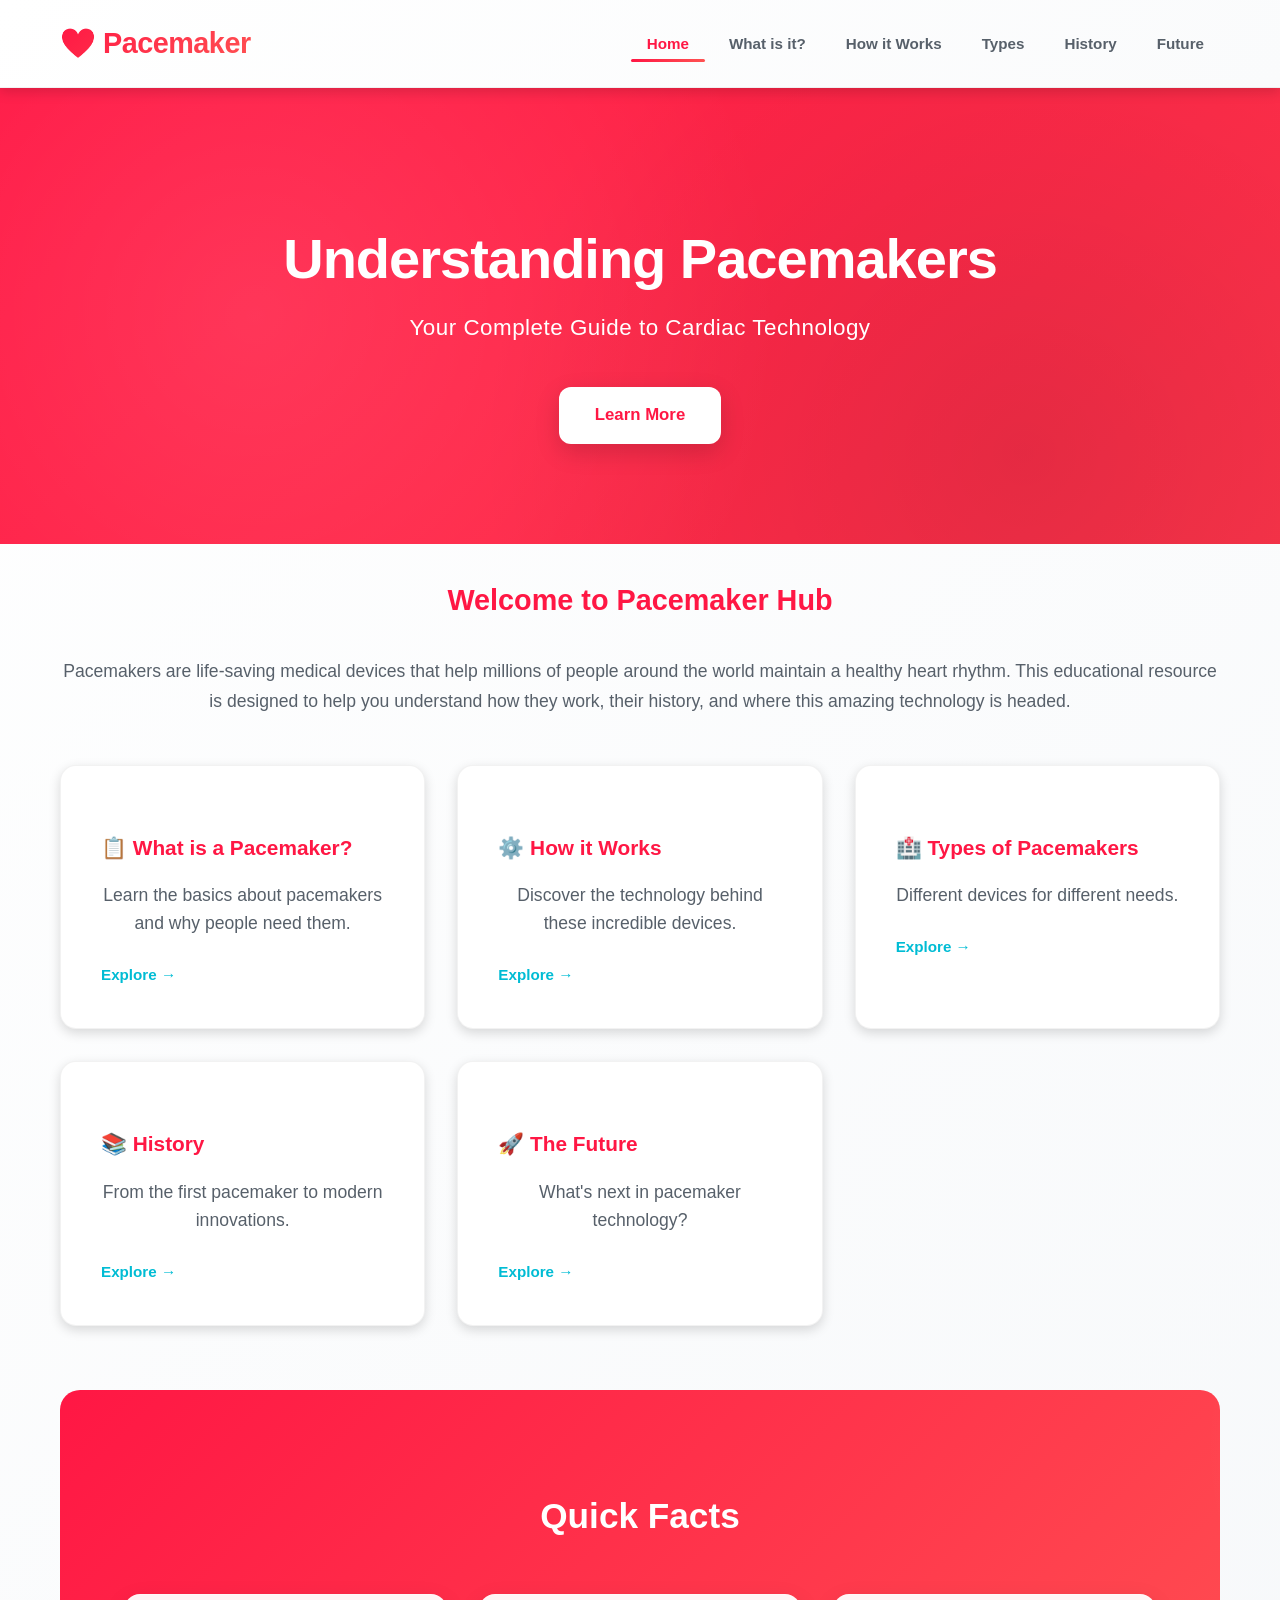
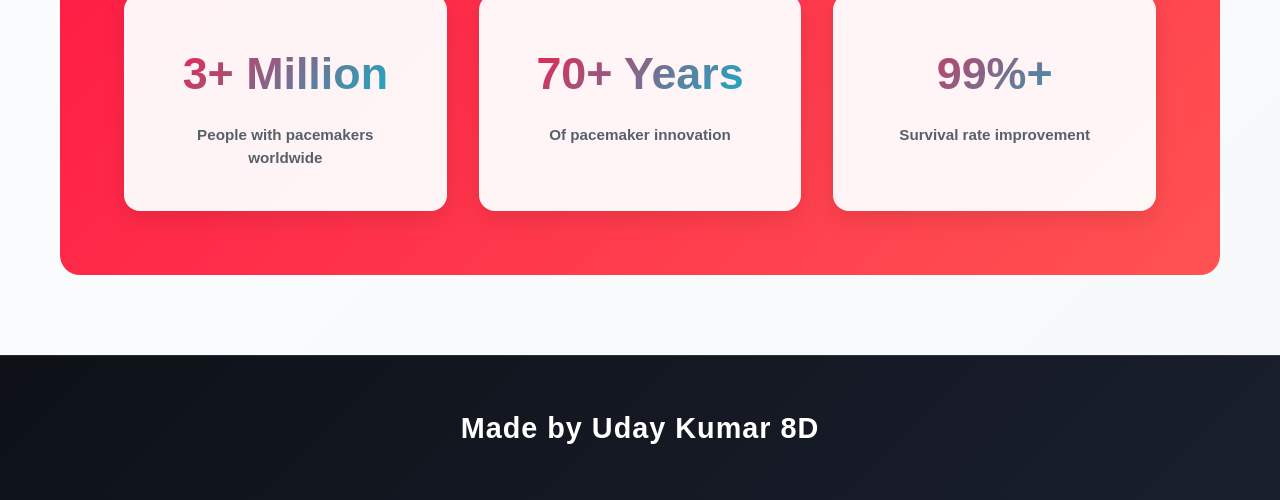
<file: index.html>
<!DOCTYPE html>
<html lang="en">
<head>
    <meta charset="UTF-8">
    <meta name="viewport" content="width=device-width, initial-scale=1.0">
    <title>Pacemaker Guide - Education & Information</title>
    <link rel="stylesheet" href="styles.css">
</head>
<body>
    <nav class="navbar">
        <div class="container">
            <div class="logo">❤️ Pacemaker</div>
            <ul class="nav-links">
                <li><a href="index.html" class="active">Home</a></li>
                <li><a href="what.html">What is it?</a></li>
                <li><a href="how.html">How it Works</a></li>
                <li><a href="types.html">Types</a></li>
                <li><a href="history.html">History</a></li>
                <li><a href="future.html">Future</a></li>
            </ul>
        </div>
    </nav>

    <header class="hero">
        <div class="hero-content">
            <h1>Understanding Pacemakers</h1>
            <p>Your Complete Guide to Cardiac Technology</p>
            <a href="what.html" class="cta-button">Learn More</a>
        </div>
    </header>

    <main class="container">
        <section class="intro">
            <h2>Welcome to Pacemaker Hub</h2>
            <p>Pacemakers are life-saving medical devices that help millions of people around the world maintain a healthy heart rhythm. This educational resource is designed to help you understand how they work, their history, and where this amazing technology is headed.</p>

            <div class="cards-grid">
                <div class="card">
                    <h3>📋 What is a Pacemaker?</h3>
                    <p>Learn the basics about pacemakers and why people need them.</p>
                    <a href="what.html">Explore →</a>
                </div>
                <div class="card">
                    <h3>⚙️ How it Works</h3>
                    <p>Discover the technology behind these incredible devices.</p>
                    <a href="how.html">Explore →</a>
                </div>
                <div class="card">
                    <h3>🏥 Types of Pacemakers</h3>
                    <p>Different devices for different needs.</p>
                    <a href="types.html">Explore →</a>
                </div>
                <div class="card">
                    <h3>📚 History</h3>
                    <p>From the first pacemaker to modern innovations.</p>
                    <a href="history.html">Explore →</a>
                </div>
                <div class="card">
                    <h3>🚀 The Future</h3>
                    <p>What's next in pacemaker technology?</p>
                    <a href="future.html">Explore →</a>
                </div>
            </div>
        </section>

        <section class="info-section">
            <h2>Quick Facts</h2>
            <div class="facts">
                <div class="fact-item">
                    <span class="fact-number">3+ Million</span>
                    <span class="fact-label">People with pacemakers worldwide</span>
                </div>
                <div class="fact-item">
                    <span class="fact-number">70+ Years</span>
                    <span class="fact-label">Of pacemaker innovation</span>
                </div>
                <div class="fact-item">
                    <span class="fact-number">99%+</span>
                    <span class="fact-label">Survival rate improvement</span>
                </div>
            </div>
        </section>
    </main>

    <footer class="footer">
        <div class="container">
            <p style="font-size: 1.8rem; font-weight: 800; letter-spacing: 1px;">Made by Uday Kumar 8D</p>
        </div>
    </footer>

    <script src="script.js"></script>
</body>
</html>
</file>
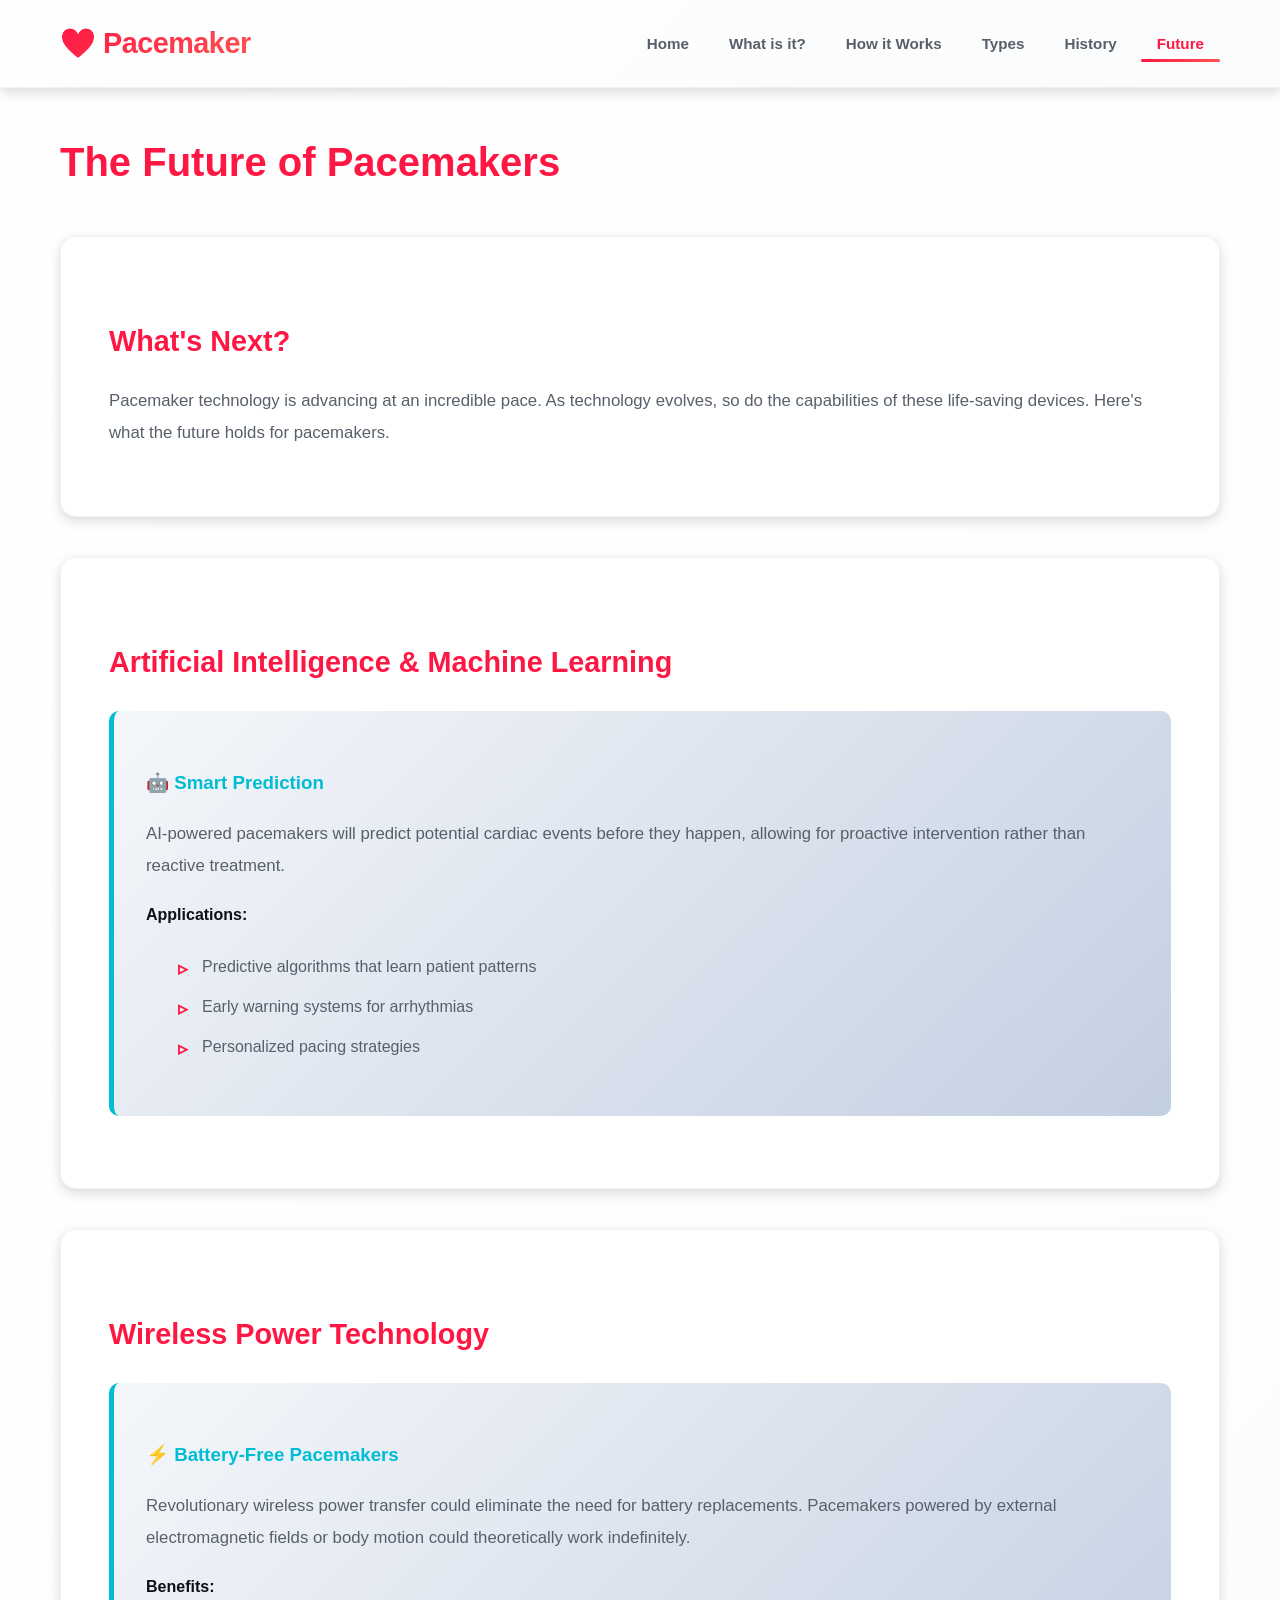
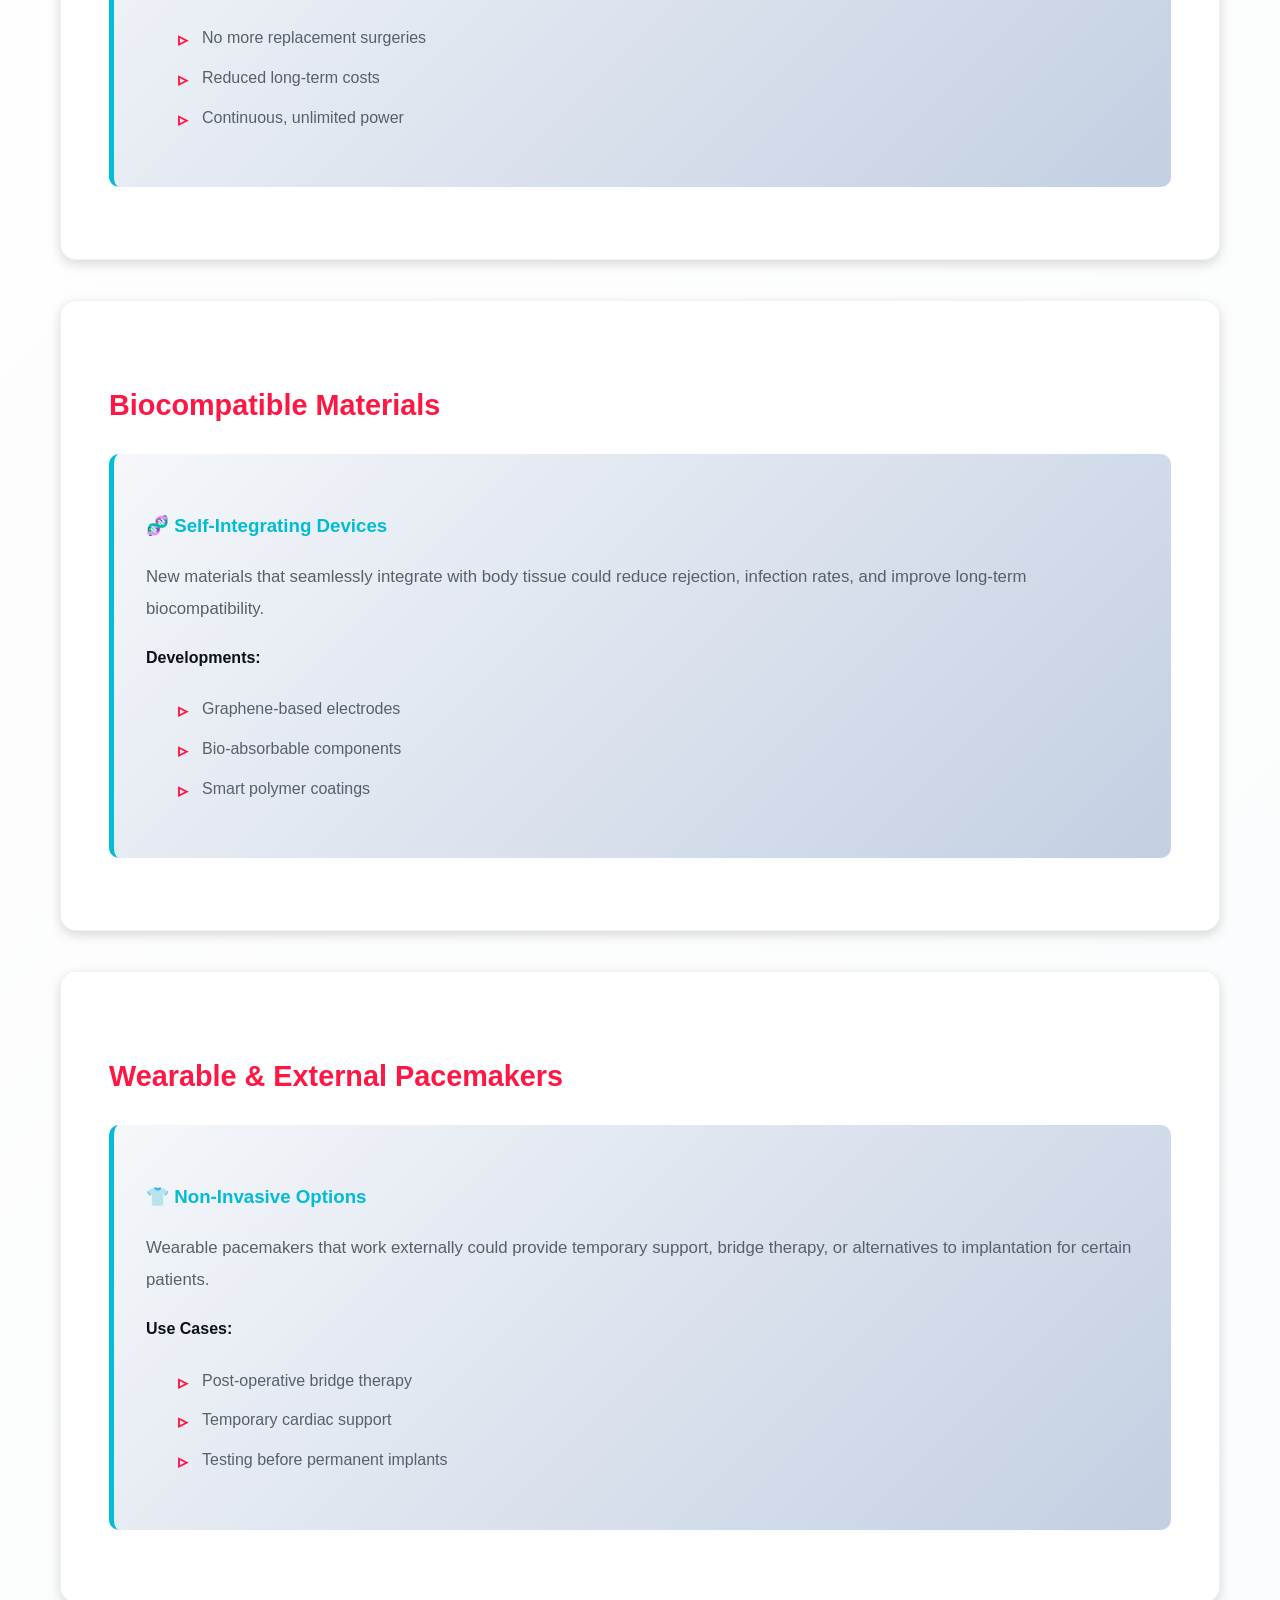
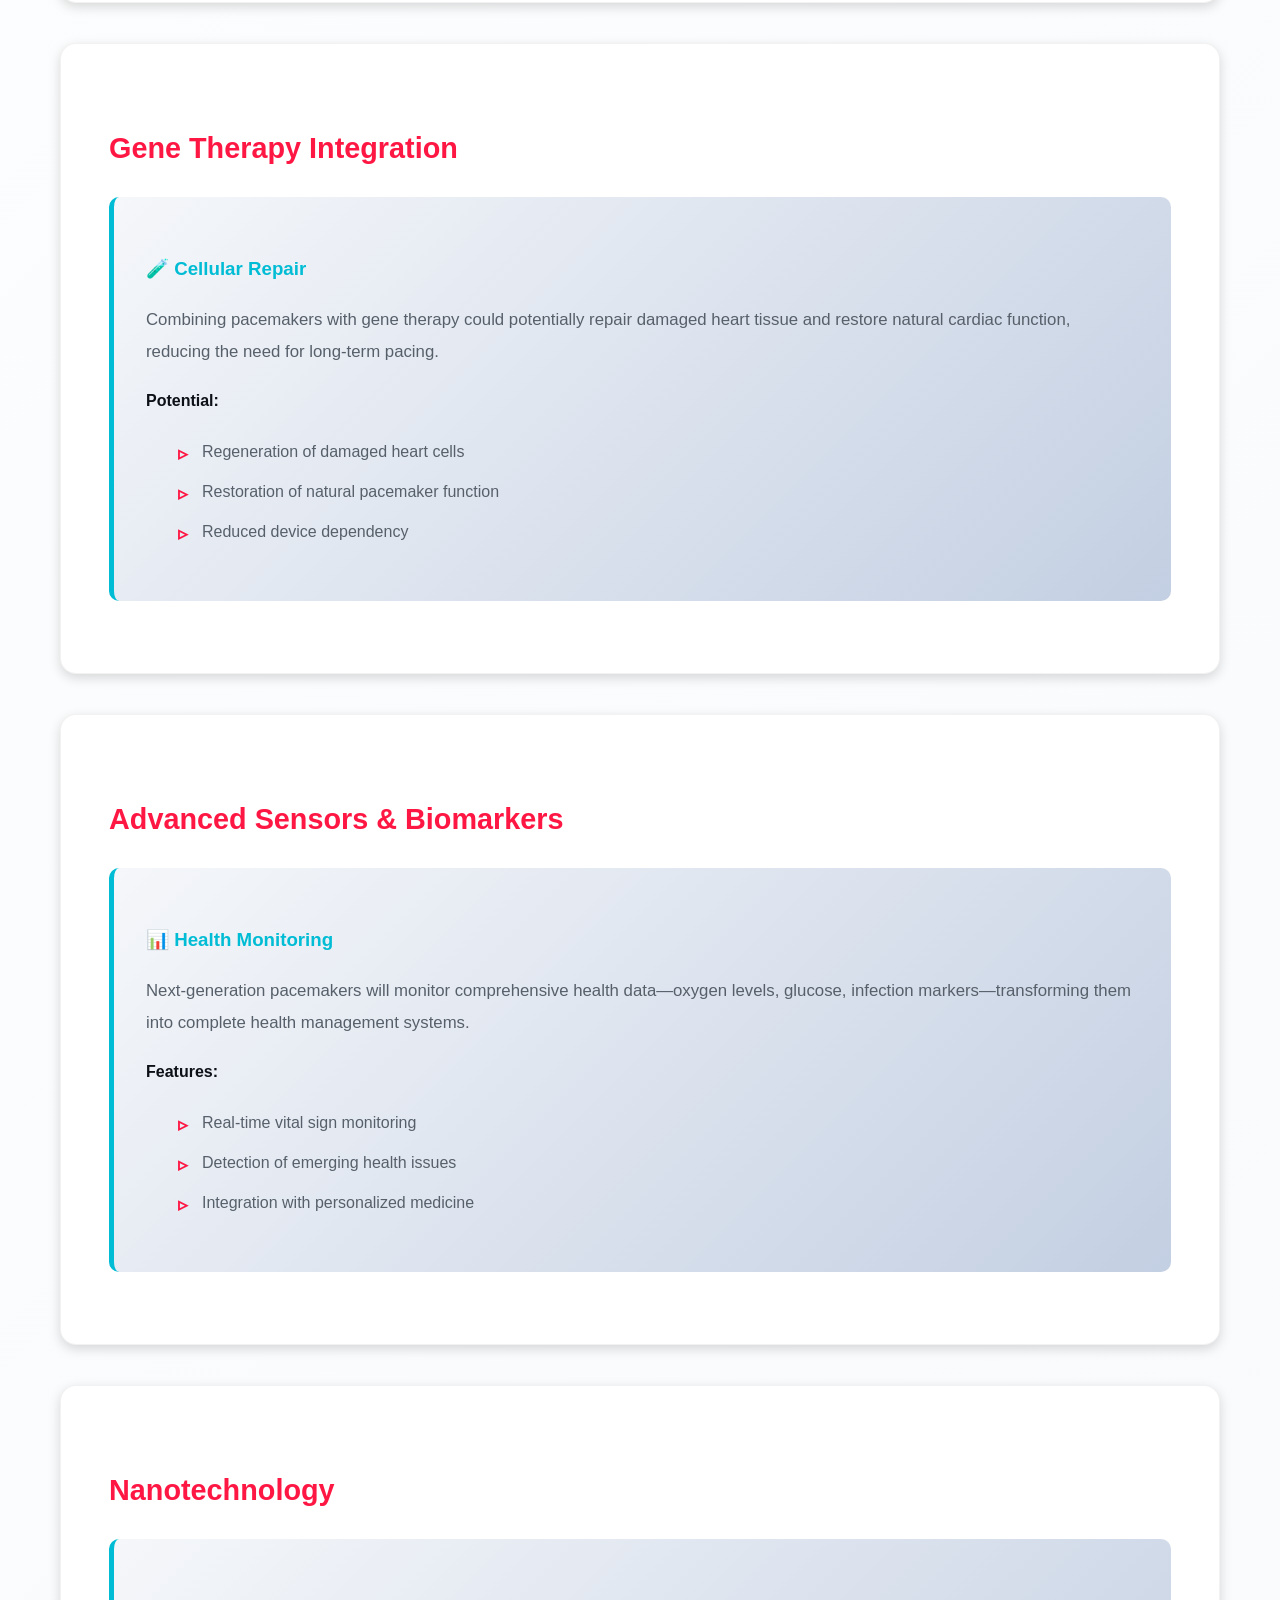
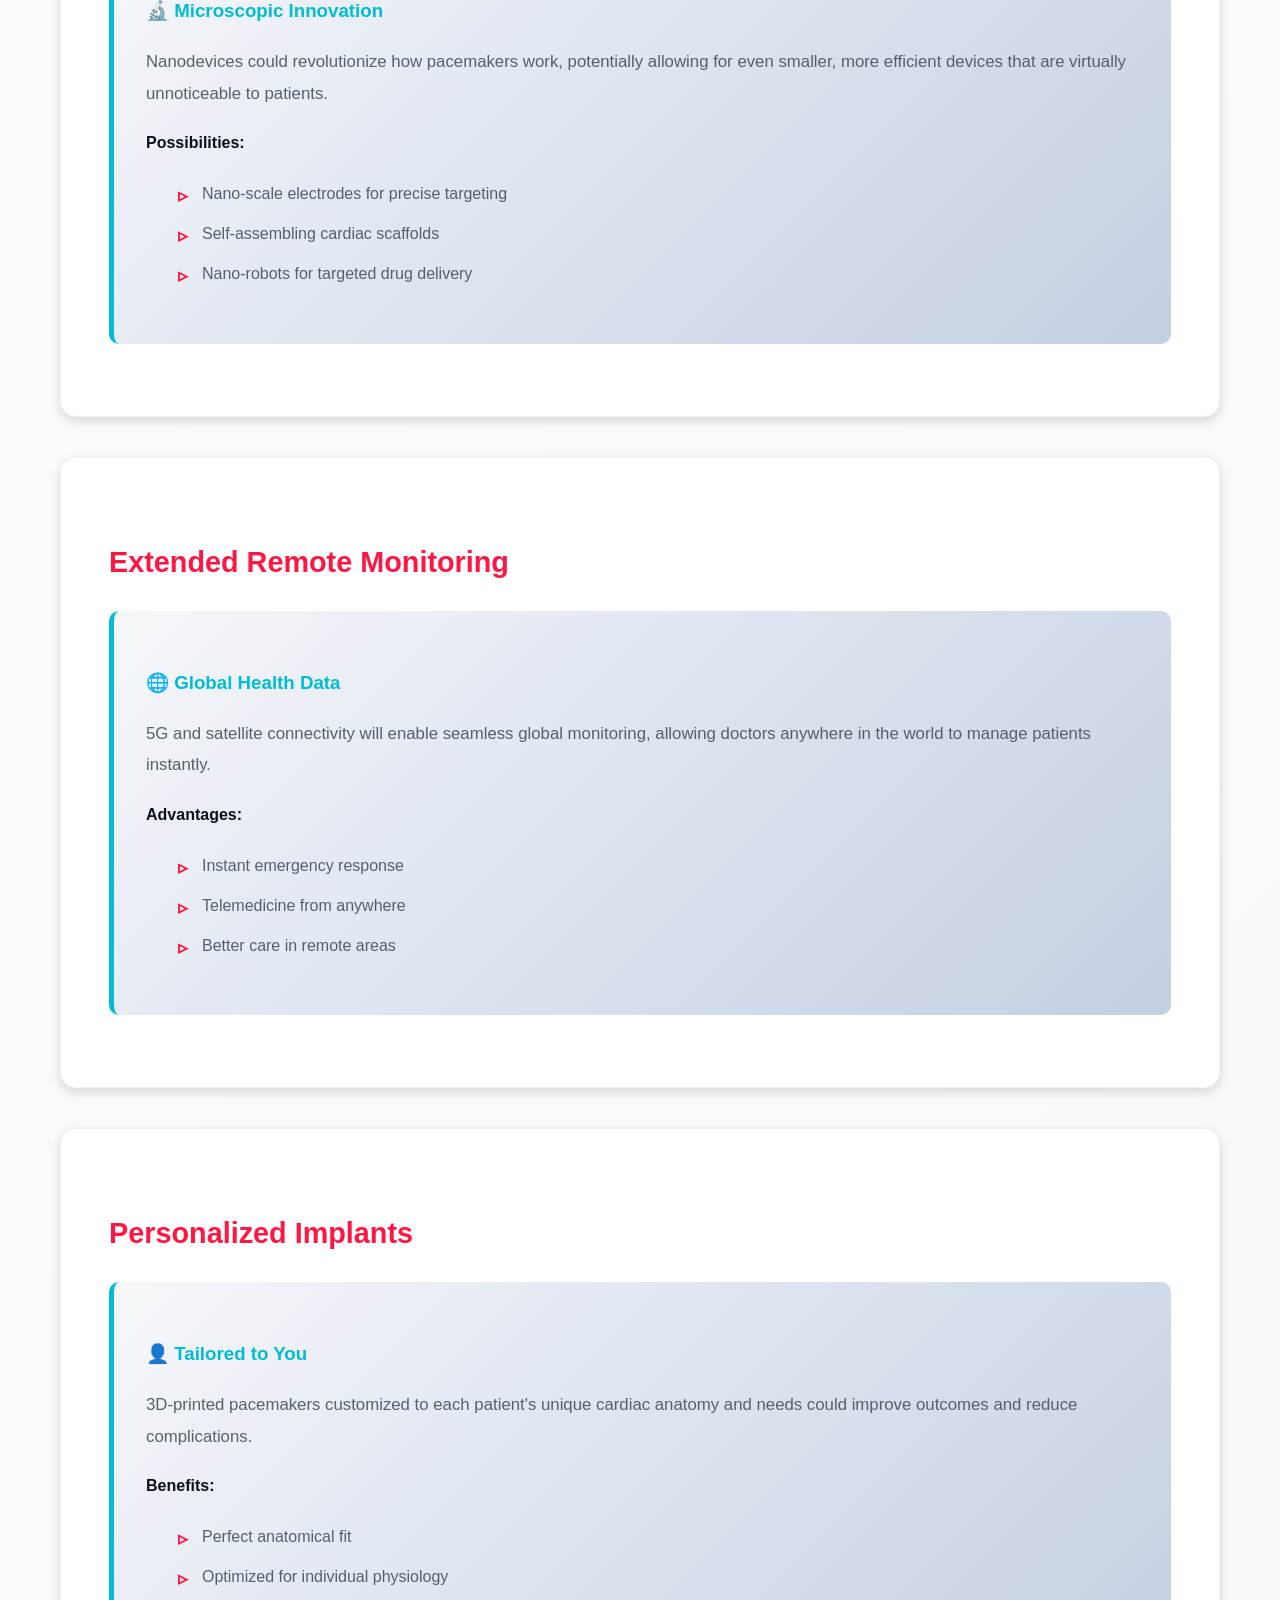
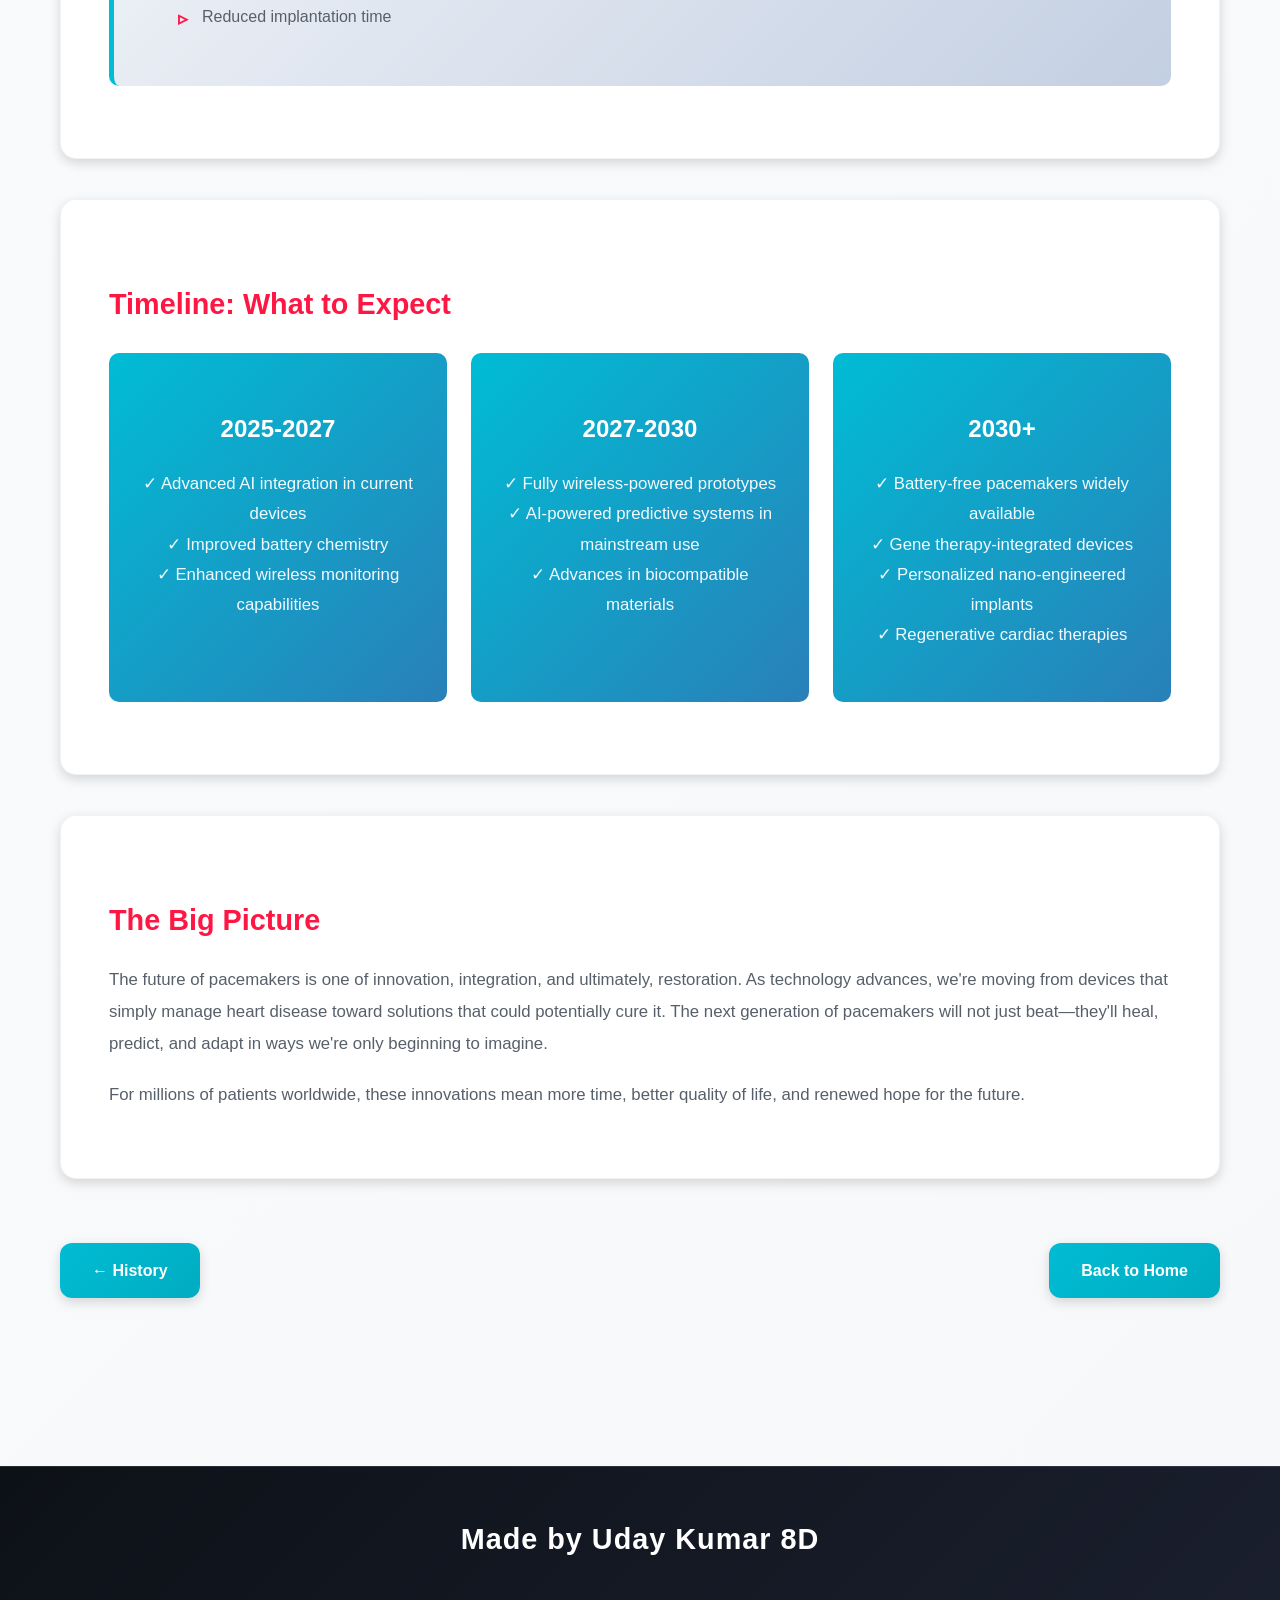
<file: future.html>
<!DOCTYPE html>
<html lang="en">
<head>
    <meta charset="UTF-8">
    <meta name="viewport" content="width=device-width, initial-scale=1.0">
    <title>The Future of Pacemakers | Pacemaker</title>
    <link rel="stylesheet" href="styles.css">
</head>
<body>
    <nav class="navbar">
        <div class="container">
            <div class="logo">❤️ Pacemaker</div>
            <ul class="nav-links">
                <li><a href="index.html">Home</a></li>
                <li><a href="what.html">What is it?</a></li>
                <li><a href="how.html">How it Works</a></li>
                <li><a href="types.html">Types</a></li>
                <li><a href="history.html">History</a></li>
                <li><a href="future.html" class="active">Future</a></li>
            </ul>
        </div>
    </nav>

    <main class="container page-content">
        <h1>The Future of Pacemakers</h1>

        <section class="content-section">
            <h2>What's Next?</h2>
            <p>Pacemaker technology is advancing at an incredible pace. As technology evolves, so do the capabilities of these life-saving devices. Here's what the future holds for pacemakers.</p>
        </section>

        <section class="content-section">
            <h2>Artificial Intelligence & Machine Learning</h2>
            <div class="future-card">
                <h3>🤖 Smart Prediction</h3>
                <p>AI-powered pacemakers will predict potential cardiac events before they happen, allowing for proactive intervention rather than reactive treatment.</p>
                <h4>Applications:</h4>
                <ul>
                    <li>Predictive algorithms that learn patient patterns</li>
                    <li>Early warning systems for arrhythmias</li>
                    <li>Personalized pacing strategies</li>
                </ul>
            </div>
        </section>

        <section class="content-section">
            <h2>Wireless Power Technology</h2>
            <div class="future-card">
                <h3>⚡ Battery-Free Pacemakers</h3>
                <p>Revolutionary wireless power transfer could eliminate the need for battery replacements. Pacemakers powered by external electromagnetic fields or body motion could theoretically work indefinitely.</p>
                <h4>Benefits:</h4>
                <ul>
                    <li>No more replacement surgeries</li>
                    <li>Reduced long-term costs</li>
                    <li>Continuous, unlimited power</li>
                </ul>
            </div>
        </section>

        <section class="content-section">
            <h2>Biocompatible Materials</h2>
            <div class="future-card">
                <h3>🧬 Self-Integrating Devices</h3>
                <p>New materials that seamlessly integrate with body tissue could reduce rejection, infection rates, and improve long-term biocompatibility.</p>
                <h4>Developments:</h4>
                <ul>
                    <li>Graphene-based electrodes</li>
                    <li>Bio-absorbable components</li>
                    <li>Smart polymer coatings</li>
                </ul>
            </div>
        </section>

        <section class="content-section">
            <h2>Wearable & External Pacemakers</h2>
            <div class="future-card">
                <h3>👕 Non-Invasive Options</h3>
                <p>Wearable pacemakers that work externally could provide temporary support, bridge therapy, or alternatives to implantation for certain patients.</p>
                <h4>Use Cases:</h4>
                <ul>
                    <li>Post-operative bridge therapy</li>
                    <li>Temporary cardiac support</li>
                    <li>Testing before permanent implants</li>
                </ul>
            </div>
        </section>

        <section class="content-section">
            <h2>Gene Therapy Integration</h2>
            <div class="future-card">
                <h3>🧪 Cellular Repair</h3>
                <p>Combining pacemakers with gene therapy could potentially repair damaged heart tissue and restore natural cardiac function, reducing the need for long-term pacing.</p>
                <h4>Potential:</h4>
                <ul>
                    <li>Regeneration of damaged heart cells</li>
                    <li>Restoration of natural pacemaker function</li>
                    <li>Reduced device dependency</li>
                </ul>
            </div>
        </section>

        <section class="content-section">
            <h2>Advanced Sensors & Biomarkers</h2>
            <div class="future-card">
                <h3>📊 Health Monitoring</h3>
                <p>Next-generation pacemakers will monitor comprehensive health data—oxygen levels, glucose, infection markers—transforming them into complete health management systems.</p>
                <h4>Features:</h4>
                <ul>
                    <li>Real-time vital sign monitoring</li>
                    <li>Detection of emerging health issues</li>
                    <li>Integration with personalized medicine</li>
                </ul>
            </div>
        </section>

        <section class="content-section">
            <h2>Nanotechnology</h2>
            <div class="future-card">
                <h3>🔬 Microscopic Innovation</h3>
                <p>Nanodevices could revolutionize how pacemakers work, potentially allowing for even smaller, more efficient devices that are virtually unnoticeable to patients.</p>
                <h4>Possibilities:</h4>
                <ul>
                    <li>Nano-scale electrodes for precise targeting</li>
                    <li>Self-assembling cardiac scaffolds</li>
                    <li>Nano-robots for targeted drug delivery</li>
                </ul>
            </div>
        </section>

        <section class="content-section">
            <h2>Extended Remote Monitoring</h2>
            <div class="future-card">
                <h3>🌐 Global Health Data</h3>
                <p>5G and satellite connectivity will enable seamless global monitoring, allowing doctors anywhere in the world to manage patients instantly.</p>
                <h4>Advantages:</h4>
                <ul>
                    <li>Instant emergency response</li>
                    <li>Telemedicine from anywhere</li>
                    <li>Better care in remote areas</li>
                </ul>
            </div>
        </section>

        <section class="content-section">
            <h2>Personalized Implants</h2>
            <div class="future-card">
                <h3>👤 Tailored to You</h3>
                <p>3D-printed pacemakers customized to each patient's unique cardiac anatomy and needs could improve outcomes and reduce complications.</p>
                <h4>Benefits:</h4>
                <ul>
                    <li>Perfect anatomical fit</li>
                    <li>Optimized for individual physiology</li>
                    <li>Reduced implantation time</li>
                </ul>
            </div>
        </section>

        <section class="content-section">
            <h2>Timeline: What to Expect</h2>
            <div class="future-timeline">
                <div class="timeline-phase">
                    <h3>2025-2027</h3>
                    <p>✓ Advanced AI integration in current devices<br>
                    ✓ Improved battery chemistry<br>
                    ✓ Enhanced wireless monitoring capabilities</p>
                </div>
                <div class="timeline-phase">
                    <h3>2027-2030</h3>
                    <p>✓ Fully wireless-powered prototypes<br>
                    ✓ AI-powered predictive systems in mainstream use<br>
                    ✓ Advances in biocompatible materials</p>
                </div>
                <div class="timeline-phase">
                    <h3>2030+</h3>
                    <p>✓ Battery-free pacemakers widely available<br>
                    ✓ Gene therapy-integrated devices<br>
                    ✓ Personalized nano-engineered implants<br>
                    ✓ Regenerative cardiac therapies</p>
                </div>
            </div>
        </section>

        <section class="content-section">
            <h2>The Big Picture</h2>
            <p>The future of pacemakers is one of innovation, integration, and ultimately, restoration. As technology advances, we're moving from devices that simply manage heart disease toward solutions that could potentially cure it. The next generation of pacemakers will not just beat—they'll heal, predict, and adapt in ways we're only beginning to imagine.</p>
            <p>For millions of patients worldwide, these innovations mean more time, better quality of life, and renewed hope for the future.</p>
        </section>

        <div class="nav-buttons">
            <a href="history.html" class="btn">← History</a>
            <a href="index.html" class="btn">Back to Home</a>
        </div>
    </main>

    <footer class="footer">
        <div class="container">
            <p style="font-size: 1.8rem; font-weight: 800; letter-spacing: 1px;">Made by Uday Kumar 8D</p>
        </div>
    </footer>

    <script src="script.js"></script>
</body>
</html>
</file>
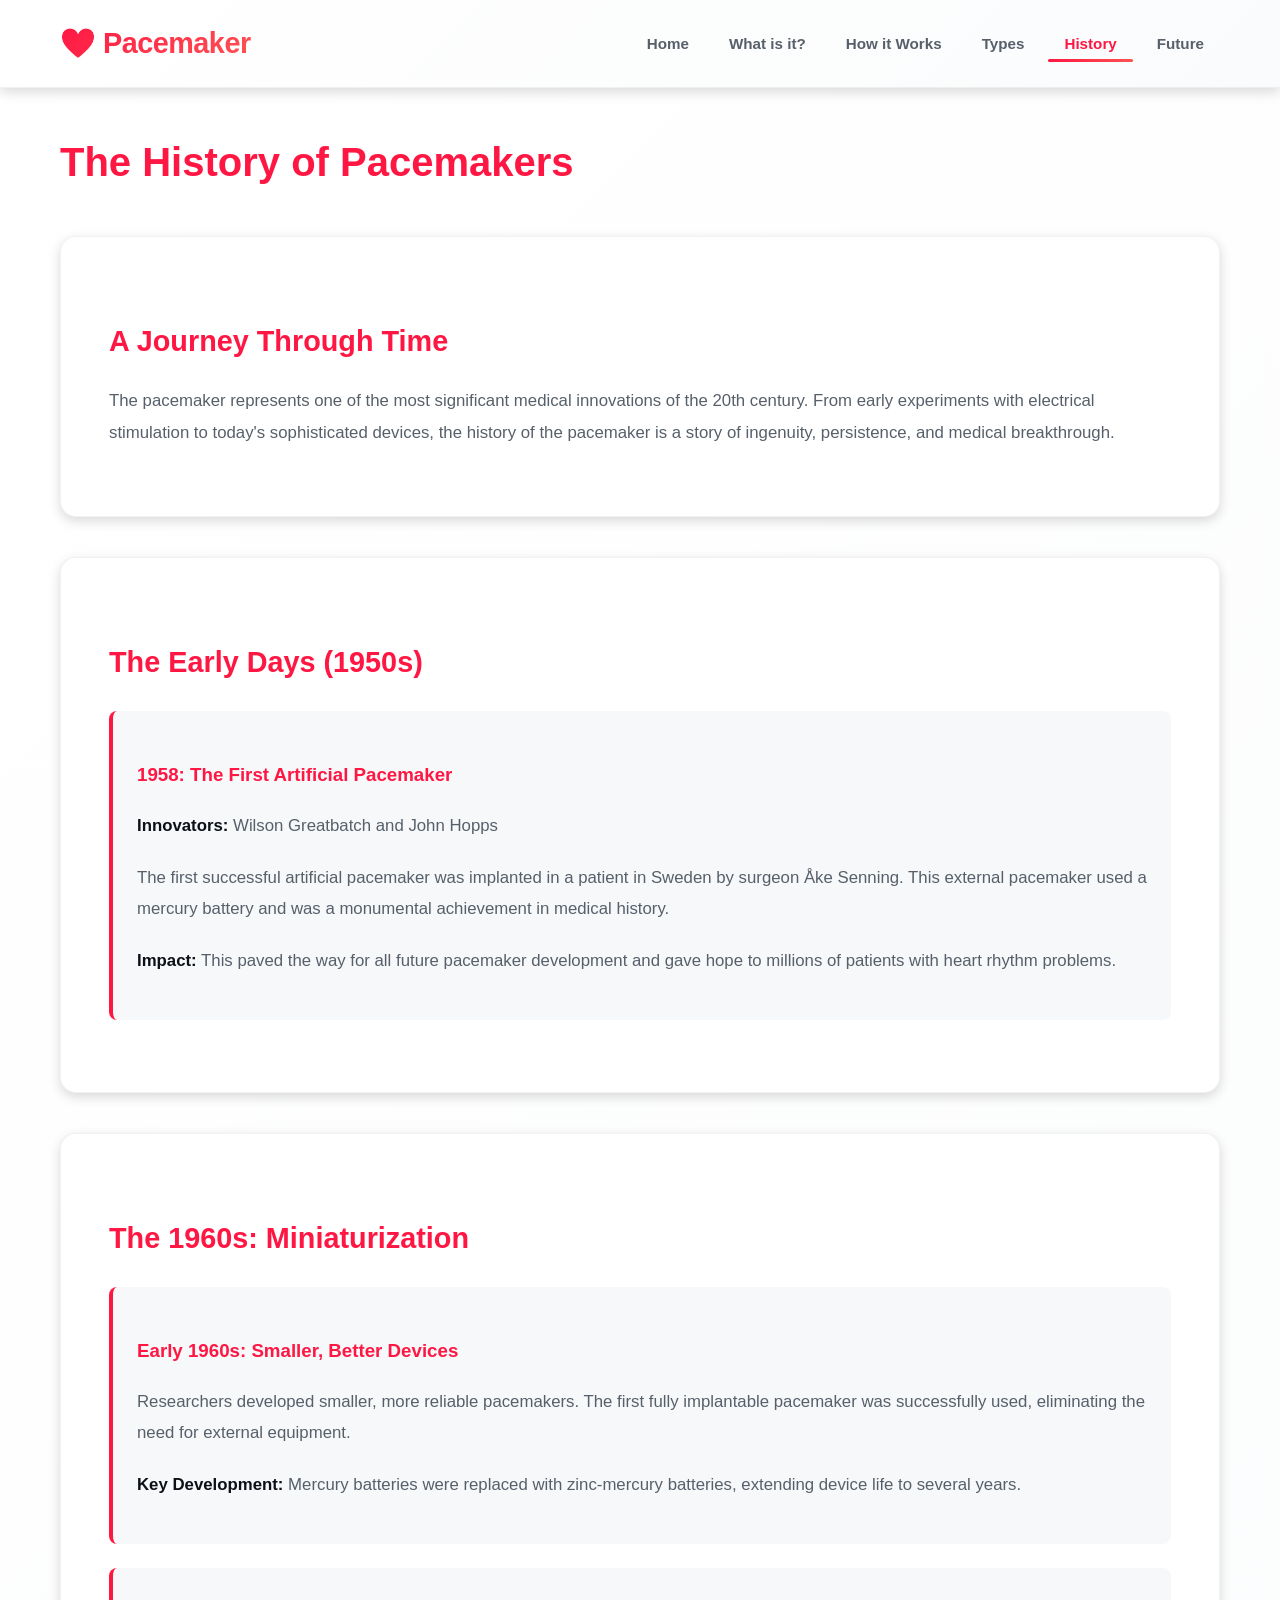
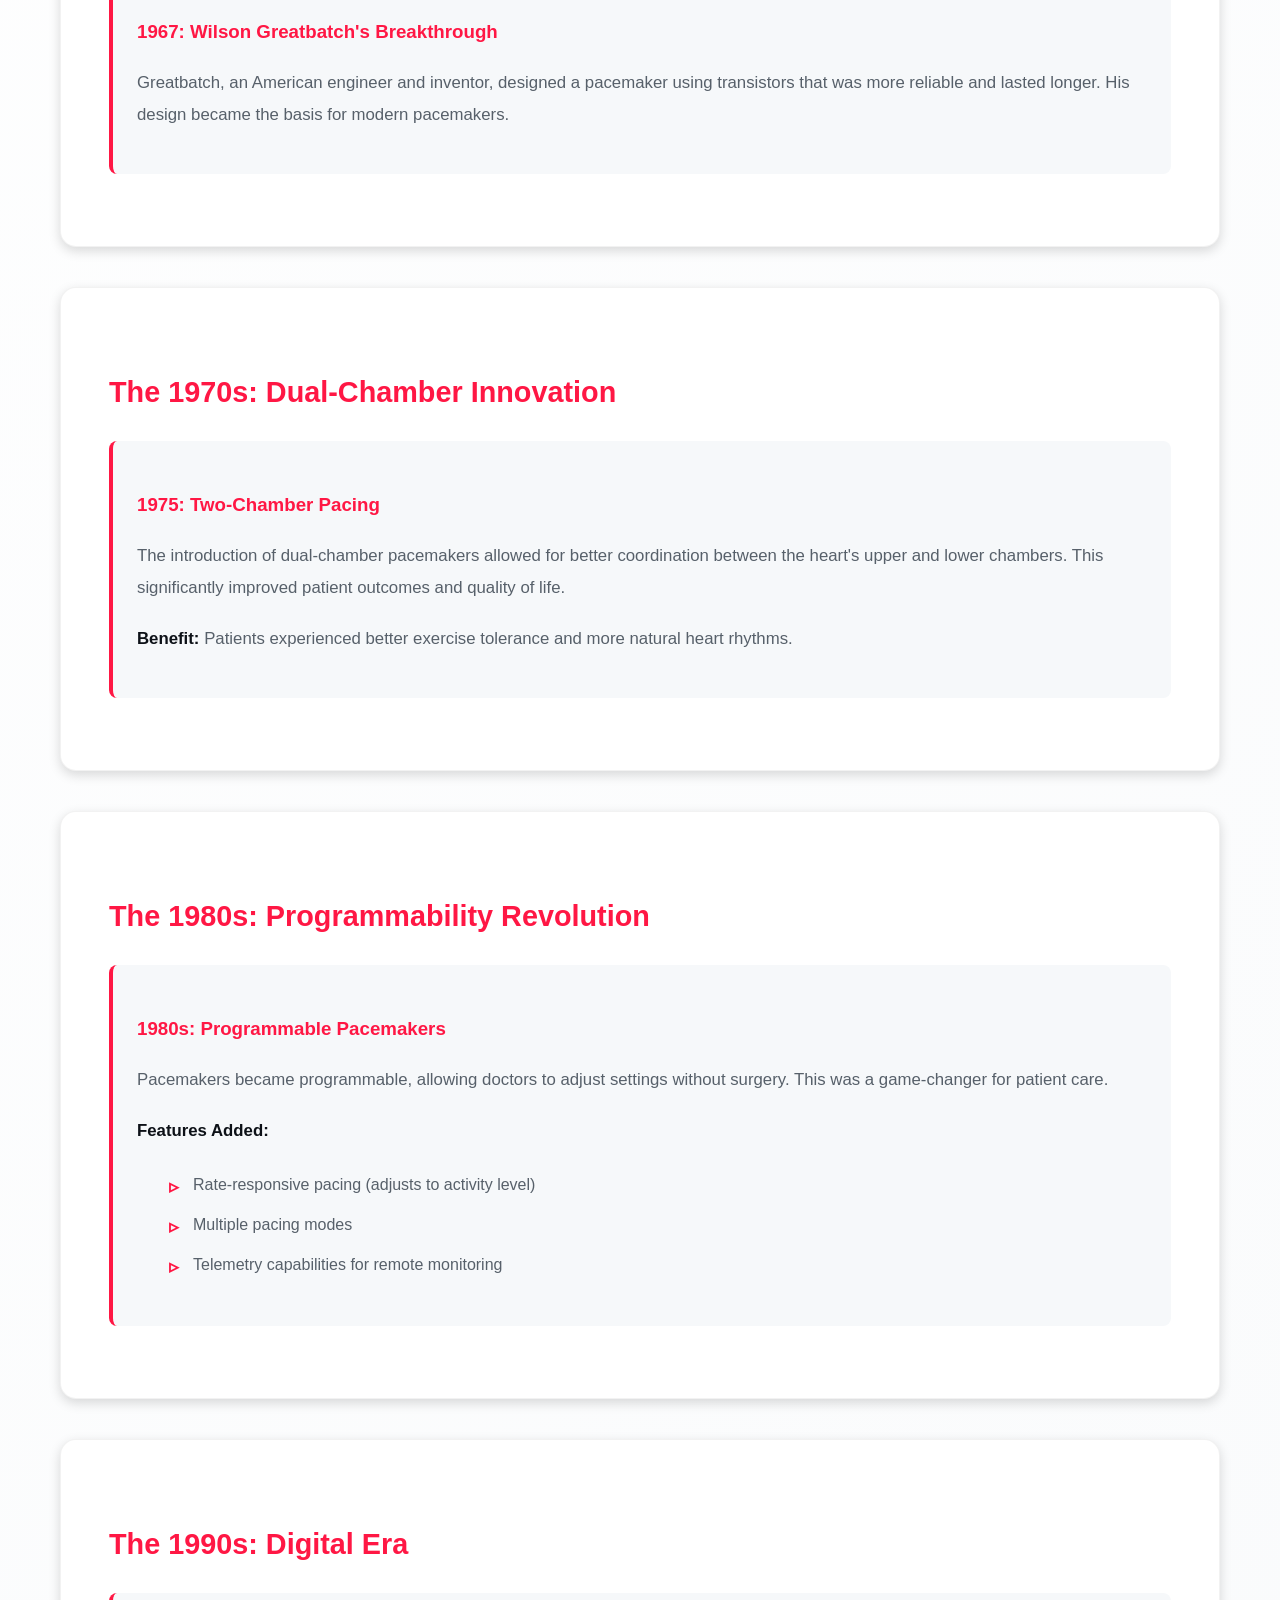
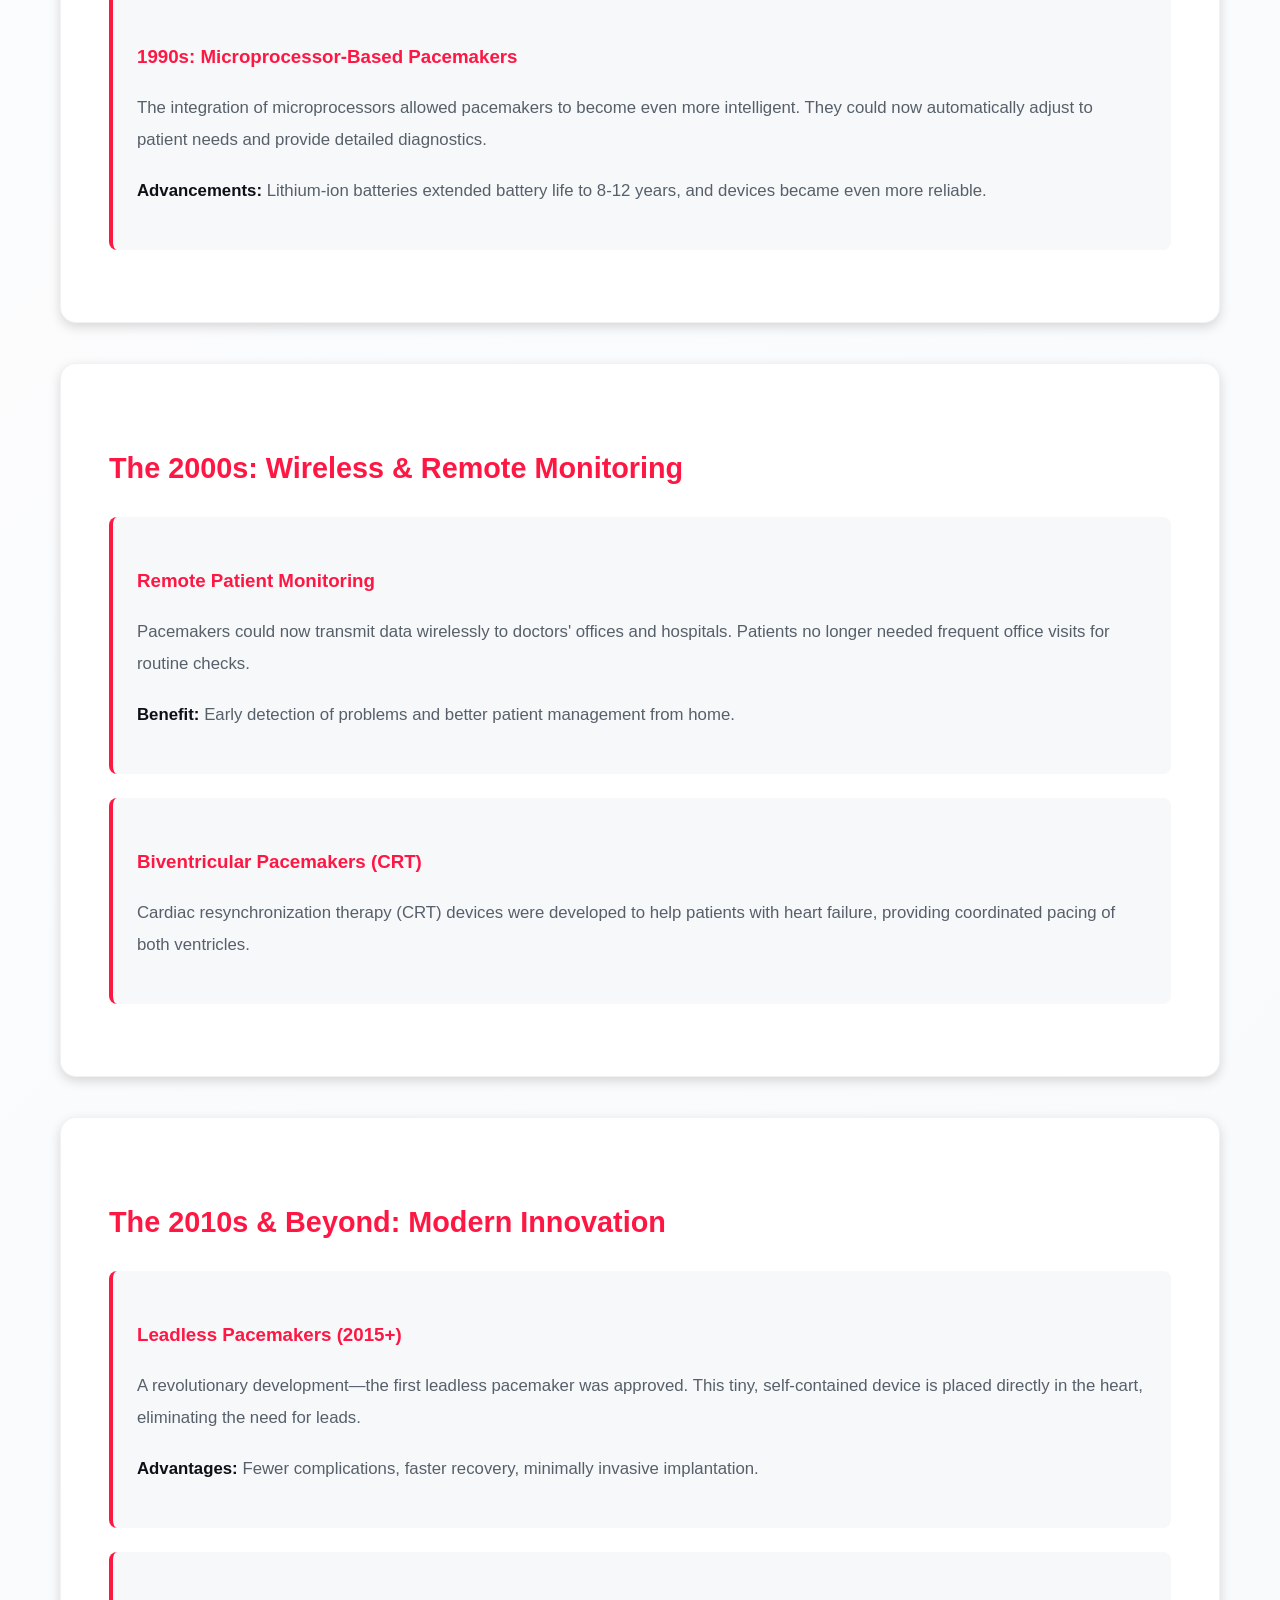
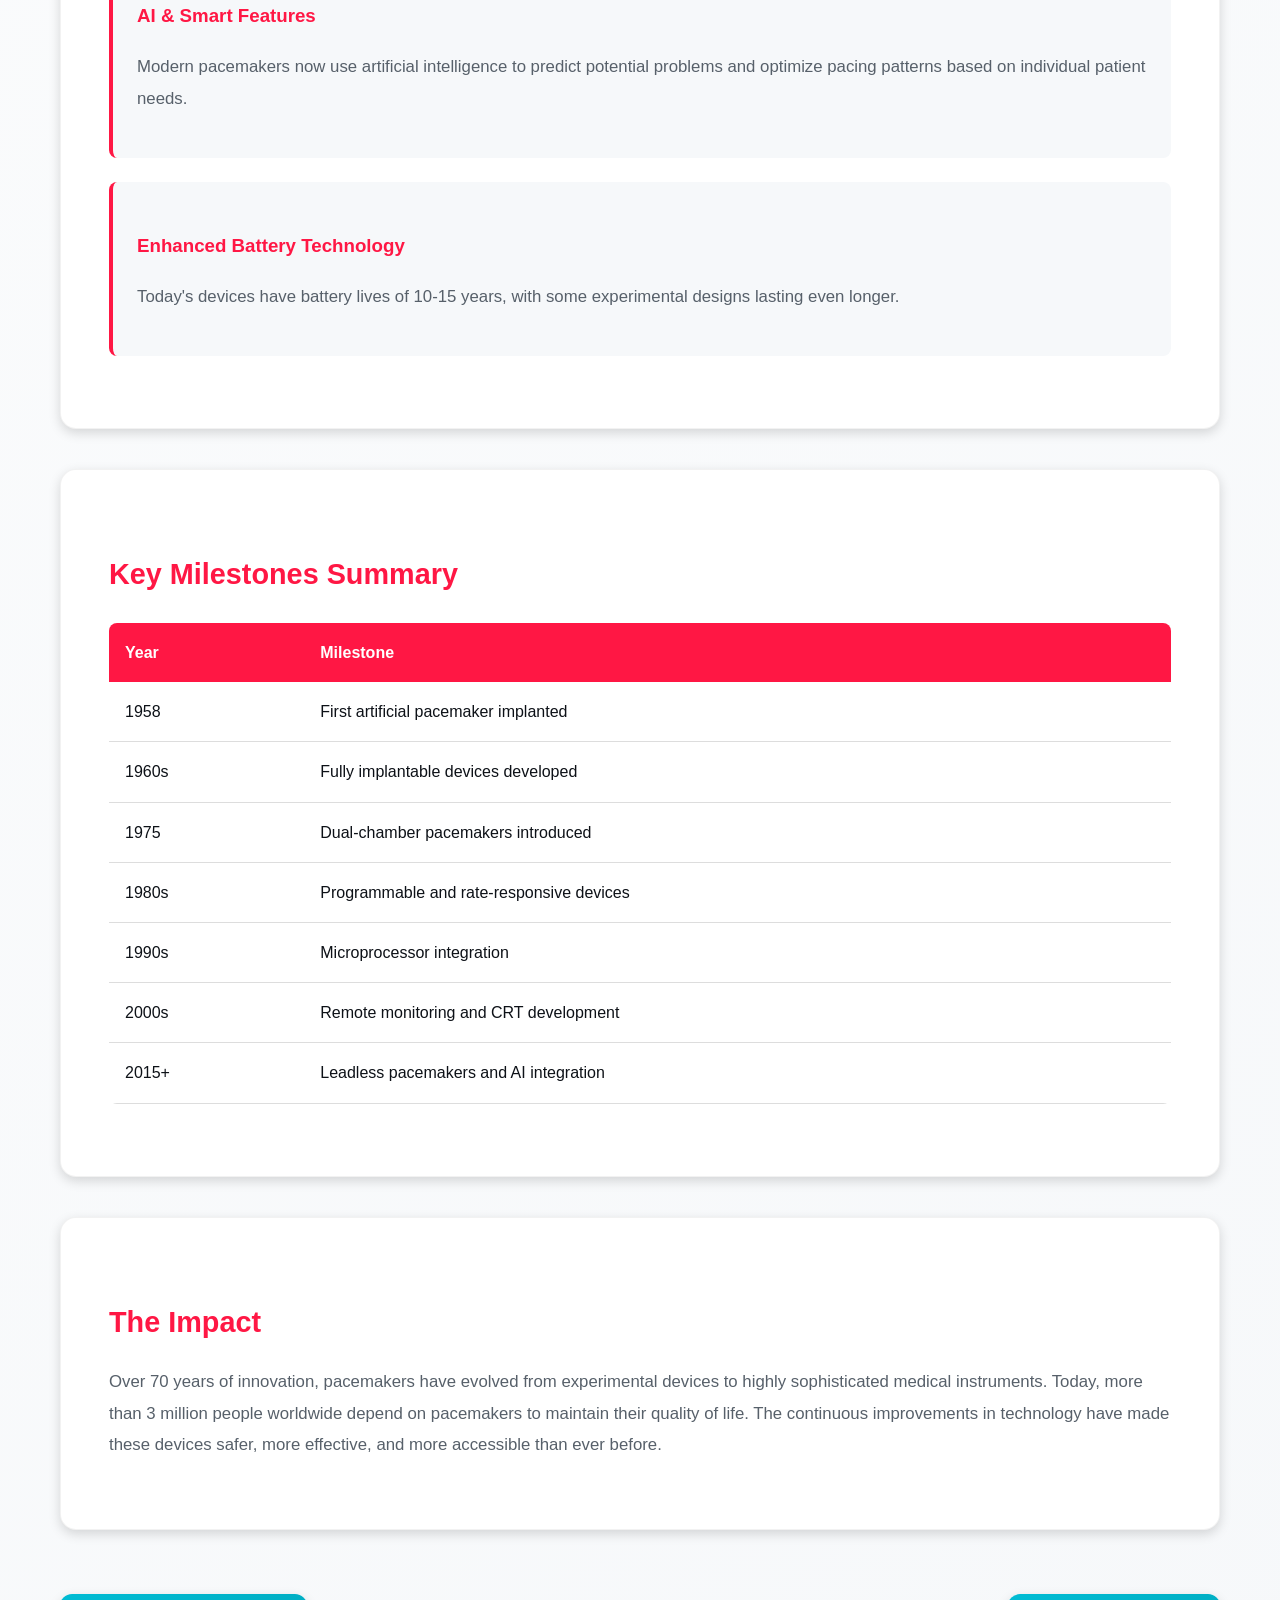
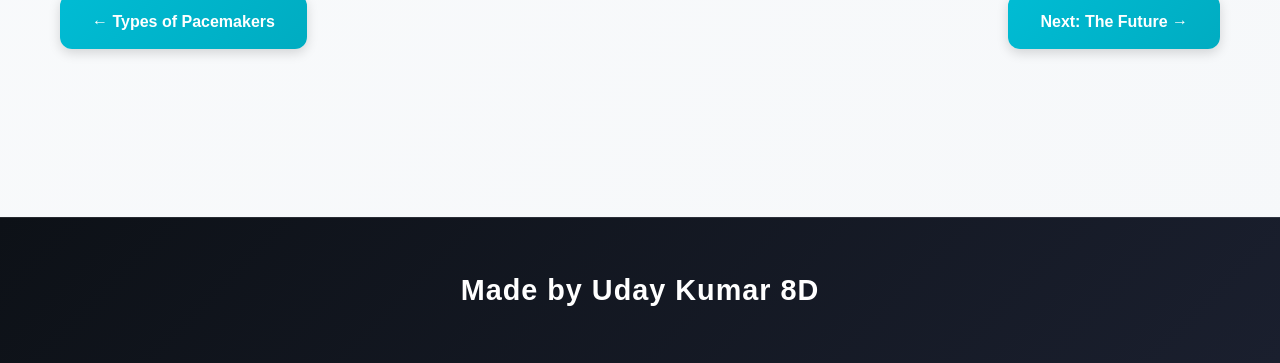
<file: history.html>
<!DOCTYPE html>
<html lang="en">
<head>
    <meta charset="UTF-8">
    <meta name="viewport" content="width=device-width, initial-scale=1.0">
    <title>History of Pacemakers | Pacemaker</title>
    <link rel="stylesheet" href="styles.css">
</head>
<body>
    <nav class="navbar">
        <div class="container">
            <div class="logo">❤️ Pacemaker</div>
            <ul class="nav-links">
                <li><a href="index.html">Home</a></li>
                <li><a href="what.html">What is it?</a></li>
                <li><a href="how.html">How it Works</a></li>
                <li><a href="types.html">Types</a></li>
                <li><a href="history.html" class="active">History</a></li>
                <li><a href="future.html">Future</a></li>
            </ul>
        </div>
    </nav>

    <main class="container page-content">
        <h1>The History of Pacemakers</h1>

        <section class="content-section">
            <h2>A Journey Through Time</h2>
            <p>The pacemaker represents one of the most significant medical innovations of the 20th century. From early experiments with electrical stimulation to today's sophisticated devices, the history of the pacemaker is a story of ingenuity, persistence, and medical breakthrough.</p>
        </section>

        <section class="content-section">
            <h2>The Early Days (1950s)</h2>
            <div class="timeline-item">
                <h3>1958: The First Artificial Pacemaker</h3>
                <p><strong>Innovators:</strong> Wilson Greatbatch and John Hopps</p>
                <p>The first successful artificial pacemaker was implanted in a patient in Sweden by surgeon Åke Senning. This external pacemaker used a mercury battery and was a monumental achievement in medical history.</p>
                <p><strong>Impact:</strong> This paved the way for all future pacemaker development and gave hope to millions of patients with heart rhythm problems.</p>
            </div>
        </section>

        <section class="content-section">
            <h2>The 1960s: Miniaturization</h2>
            <div class="timeline-item">
                <h3>Early 1960s: Smaller, Better Devices</h3>
                <p>Researchers developed smaller, more reliable pacemakers. The first fully implantable pacemaker was successfully used, eliminating the need for external equipment.</p>
                <p><strong>Key Development:</strong> Mercury batteries were replaced with zinc-mercury batteries, extending device life to several years.</p>
            </div>

            <div class="timeline-item">
                <h3>1967: Wilson Greatbatch's Breakthrough</h3>
                <p>Greatbatch, an American engineer and inventor, designed a pacemaker using transistors that was more reliable and lasted longer. His design became the basis for modern pacemakers.</p>
            </div>
        </section>

        <section class="content-section">
            <h2>The 1970s: Dual-Chamber Innovation</h2>
            <div class="timeline-item">
                <h3>1975: Two-Chamber Pacing</h3>
                <p>The introduction of dual-chamber pacemakers allowed for better coordination between the heart's upper and lower chambers. This significantly improved patient outcomes and quality of life.</p>
                <p><strong>Benefit:</strong> Patients experienced better exercise tolerance and more natural heart rhythms.</p>
            </div>
        </section>

        <section class="content-section">
            <h2>The 1980s: Programmability Revolution</h2>
            <div class="timeline-item">
                <h3>1980s: Programmable Pacemakers</h3>
                <p>Pacemakers became programmable, allowing doctors to adjust settings without surgery. This was a game-changer for patient care.</p>
                <p><strong>Features Added:</strong></p>
                <ul>
                    <li>Rate-responsive pacing (adjusts to activity level)</li>
                    <li>Multiple pacing modes</li>
                    <li>Telemetry capabilities for remote monitoring</li>
                </ul>
            </div>
        </section>

        <section class="content-section">
            <h2>The 1990s: Digital Era</h2>
            <div class="timeline-item">
                <h3>1990s: Microprocessor-Based Pacemakers</h3>
                <p>The integration of microprocessors allowed pacemakers to become even more intelligent. They could now automatically adjust to patient needs and provide detailed diagnostics.</p>
                <p><strong>Advancements:</strong> Lithium-ion batteries extended battery life to 8-12 years, and devices became even more reliable.</p>
            </div>
        </section>

        <section class="content-section">
            <h2>The 2000s: Wireless & Remote Monitoring</h2>
            <div class="timeline-item">
                <h3>Remote Patient Monitoring</h3>
                <p>Pacemakers could now transmit data wirelessly to doctors' offices and hospitals. Patients no longer needed frequent office visits for routine checks.</p>
                <p><strong>Benefit:</strong> Early detection of problems and better patient management from home.</p>
            </div>

            <div class="timeline-item">
                <h3>Biventricular Pacemakers (CRT)</h3>
                <p>Cardiac resynchronization therapy (CRT) devices were developed to help patients with heart failure, providing coordinated pacing of both ventricles.</p>
            </div>
        </section>

        <section class="content-section">
            <h2>The 2010s & Beyond: Modern Innovation</h2>
            <div class="timeline-item">
                <h3>Leadless Pacemakers (2015+)</h3>
                <p>A revolutionary development—the first leadless pacemaker was approved. This tiny, self-contained device is placed directly in the heart, eliminating the need for leads.</p>
                <p><strong>Advantages:</strong> Fewer complications, faster recovery, minimally invasive implantation.</p>
            </div>

            <div class="timeline-item">
                <h3>AI & Smart Features</h3>
                <p>Modern pacemakers now use artificial intelligence to predict potential problems and optimize pacing patterns based on individual patient needs.</p>
            </div>

            <div class="timeline-item">
                <h3>Enhanced Battery Technology</h3>
                <p>Today's devices have battery lives of 10-15 years, with some experimental designs lasting even longer.</p>
            </div>
        </section>

        <section class="content-section">
            <h2>Key Milestones Summary</h2>
            <table class="timeline-table">
                <tr>
                    <th>Year</th>
                    <th>Milestone</th>
                </tr>
                <tr>
                    <td>1958</td>
                    <td>First artificial pacemaker implanted</td>
                </tr>
                <tr>
                    <td>1960s</td>
                    <td>Fully implantable devices developed</td>
                </tr>
                <tr>
                    <td>1975</td>
                    <td>Dual-chamber pacemakers introduced</td>
                </tr>
                <tr>
                    <td>1980s</td>
                    <td>Programmable and rate-responsive devices</td>
                </tr>
                <tr>
                    <td>1990s</td>
                    <td>Microprocessor integration</td>
                </tr>
                <tr>
                    <td>2000s</td>
                    <td>Remote monitoring and CRT development</td>
                </tr>
                <tr>
                    <td>2015+</td>
                    <td>Leadless pacemakers and AI integration</td>
                </tr>
            </table>
        </section>

        <section class="content-section">
            <h2>The Impact</h2>
            <p>Over 70 years of innovation, pacemakers have evolved from experimental devices to highly sophisticated medical instruments. Today, more than 3 million people worldwide depend on pacemakers to maintain their quality of life. The continuous improvements in technology have made these devices safer, more effective, and more accessible than ever before.</p>
        </section>

        <div class="nav-buttons">
            <a href="types.html" class="btn">← Types of Pacemakers</a>
            <a href="future.html" class="btn">Next: The Future →</a>
        </div>
    </main>

    <footer class="footer">
        <div class="container">
            <p style="font-size: 1.8rem; font-weight: 800; letter-spacing: 1px;">Made by Uday Kumar 8D</p>
        </div>
    </footer>

    <script src="script.js"></script>
</body>
</html>
</file>
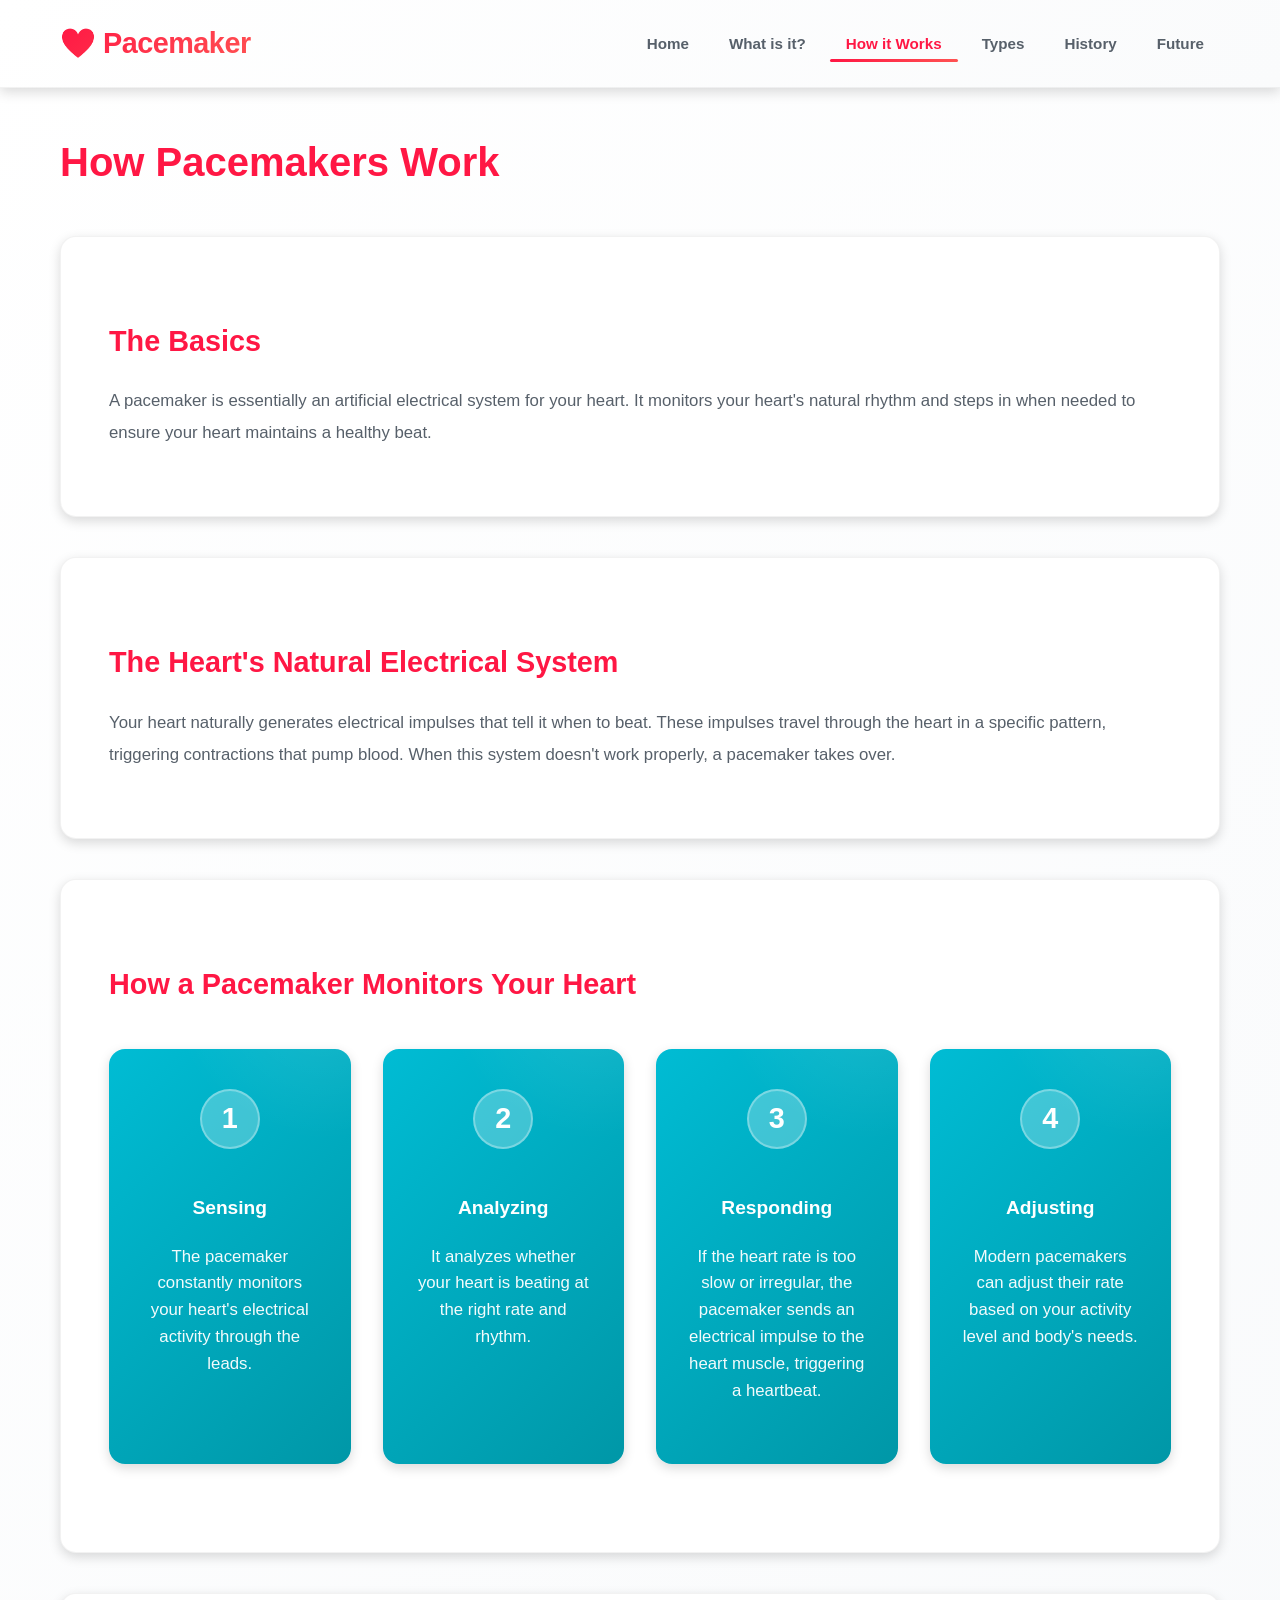
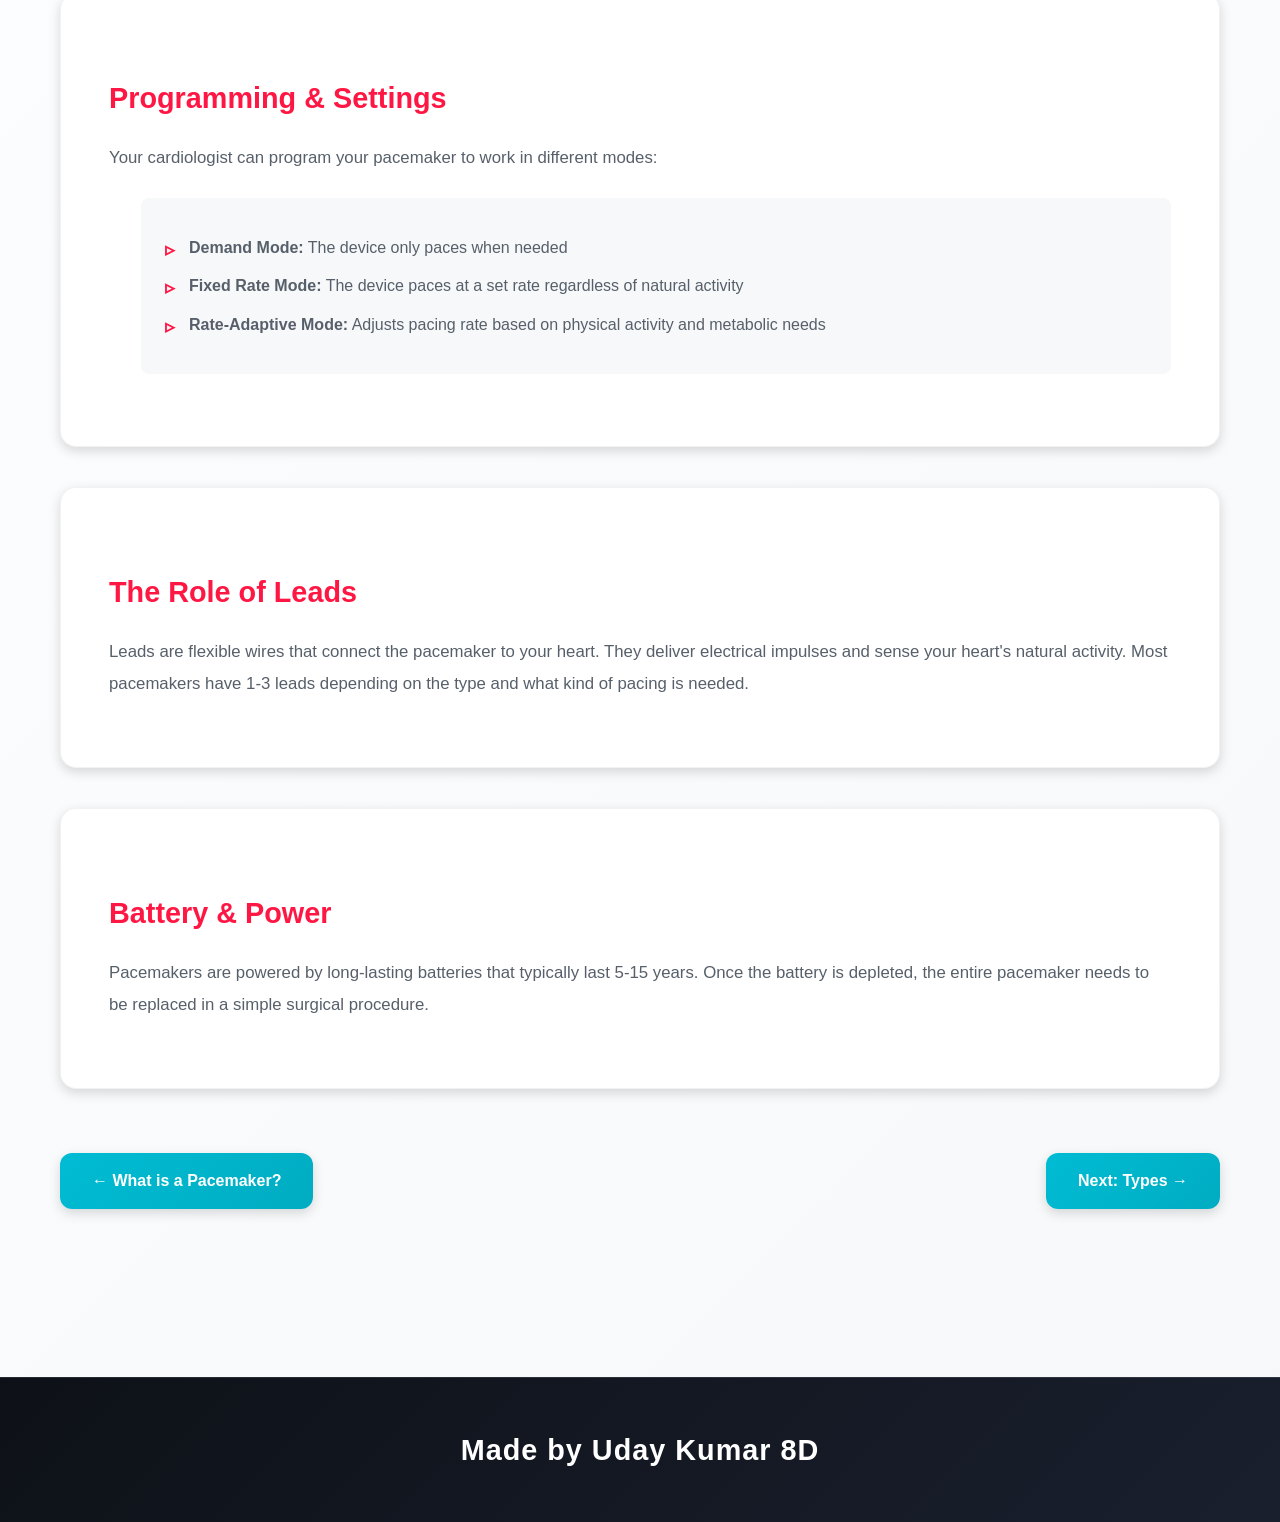
<file: how.html>
<!DOCTYPE html>
<html lang="en">
<head>
    <meta charset="UTF-8">
    <meta name="viewport" content="width=device-width, initial-scale=1.0">
    <title>How Pacemakers Work | Pacemaker Hub</title>
    <link rel="stylesheet" href="styles.css">
</head>
<body>
    <nav class="navbar">
        <div class="container">
            <div class="logo">❤️ Pacemaker</div>
            <ul class="nav-links">
                <li><a href="index.html">Home</a></li>
                <li><a href="what.html">What is it?</a></li>
                <li><a href="how.html" class="active">How it Works</a></li>
                <li><a href="types.html">Types</a></li>
                <li><a href="history.html">History</a></li>
                <li><a href="future.html">Future</a></li>
            </ul>
        </div>
    </nav>

    <main class="container page-content">
        <h1>How Pacemakers Work</h1>

        <section class="content-section">
            <h2>The Basics</h2>
            <p>A pacemaker is essentially an artificial electrical system for your heart. It monitors your heart's natural rhythm and steps in when needed to ensure your heart maintains a healthy beat.</p>
        </section>

        <section class="content-section">
            <h2>The Heart's Natural Electrical System</h2>
            <p>Your heart naturally generates electrical impulses that tell it when to beat. These impulses travel through the heart in a specific pattern, triggering contractions that pump blood. When this system doesn't work properly, a pacemaker takes over.</p>
        </section>

        <section class="content-section">
            <h2>How a Pacemaker Monitors Your Heart</h2>
            <div class="step-by-step">
                <div class="step">
                    <span class="step-number">1</span>
                    <h3>Sensing</h3>
                    <p>The pacemaker constantly monitors your heart's electrical activity through the leads.</p>
                </div>
                <div class="step">
                    <span class="step-number">2</span>
                    <h3>Analyzing</h3>
                    <p>It analyzes whether your heart is beating at the right rate and rhythm.</p>
                </div>
                <div class="step">
                    <span class="step-number">3</span>
                    <h3>Responding</h3>
                    <p>If the heart rate is too slow or irregular, the pacemaker sends an electrical impulse to the heart muscle, triggering a heartbeat.</p>
                </div>
                <div class="step">
                    <span class="step-number">4</span>
                    <h3>Adjusting</h3>
                    <p>Modern pacemakers can adjust their rate based on your activity level and body's needs.</p>
                </div>
            </div>
        </section>

        <section class="content-section">
            <h2>Programming & Settings</h2>
            <p>Your cardiologist can program your pacemaker to work in different modes:</p>
            <ul class="settings-list">
                <li><strong>Demand Mode:</strong> The device only paces when needed</li>
                <li><strong>Fixed Rate Mode:</strong> The device paces at a set rate regardless of natural activity</li>
                <li><strong>Rate-Adaptive Mode:</strong> Adjusts pacing rate based on physical activity and metabolic needs</li>
            </ul>
        </section>

        <section class="content-section">
            <h2>The Role of Leads</h2>
            <p>Leads are flexible wires that connect the pacemaker to your heart. They deliver electrical impulses and sense your heart's natural activity. Most pacemakers have 1-3 leads depending on the type and what kind of pacing is needed.</p>
        </section>

        <section class="content-section">
            <h2>Battery & Power</h2>
            <p>Pacemakers are powered by long-lasting batteries that typically last 5-15 years. Once the battery is depleted, the entire pacemaker needs to be replaced in a simple surgical procedure.</p>
        </section>

        <div class="nav-buttons">
            <a href="what.html" class="btn">← What is a Pacemaker?</a>
            <a href="types.html" class="btn">Next: Types →</a>
        </div>
    </main>

    <footer class="footer">
        <div class="container">
            <p style="font-size: 1.8rem; font-weight: 800; letter-spacing: 1px;">Made by Uday Kumar 8D</p>
        </div>
    </footer>

    <script src="script.js"></script>
</body>
</html>
</file>
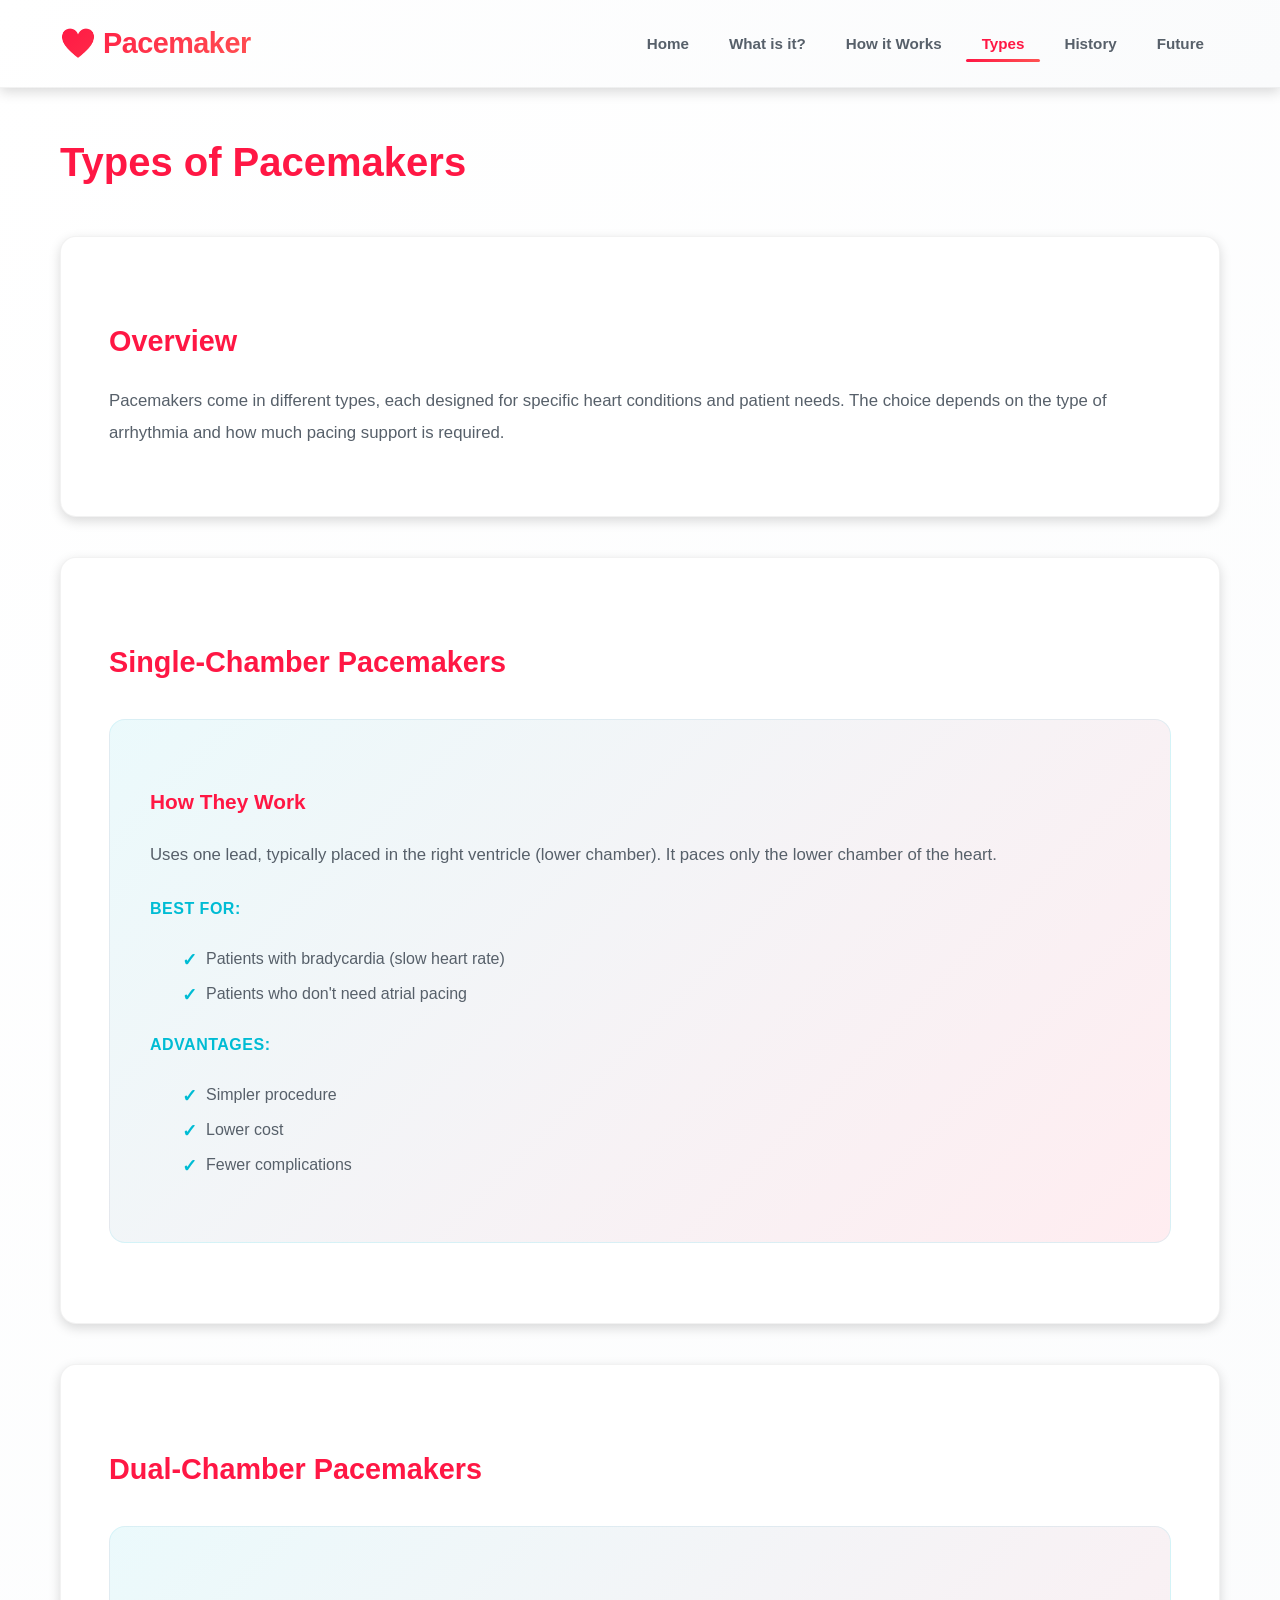
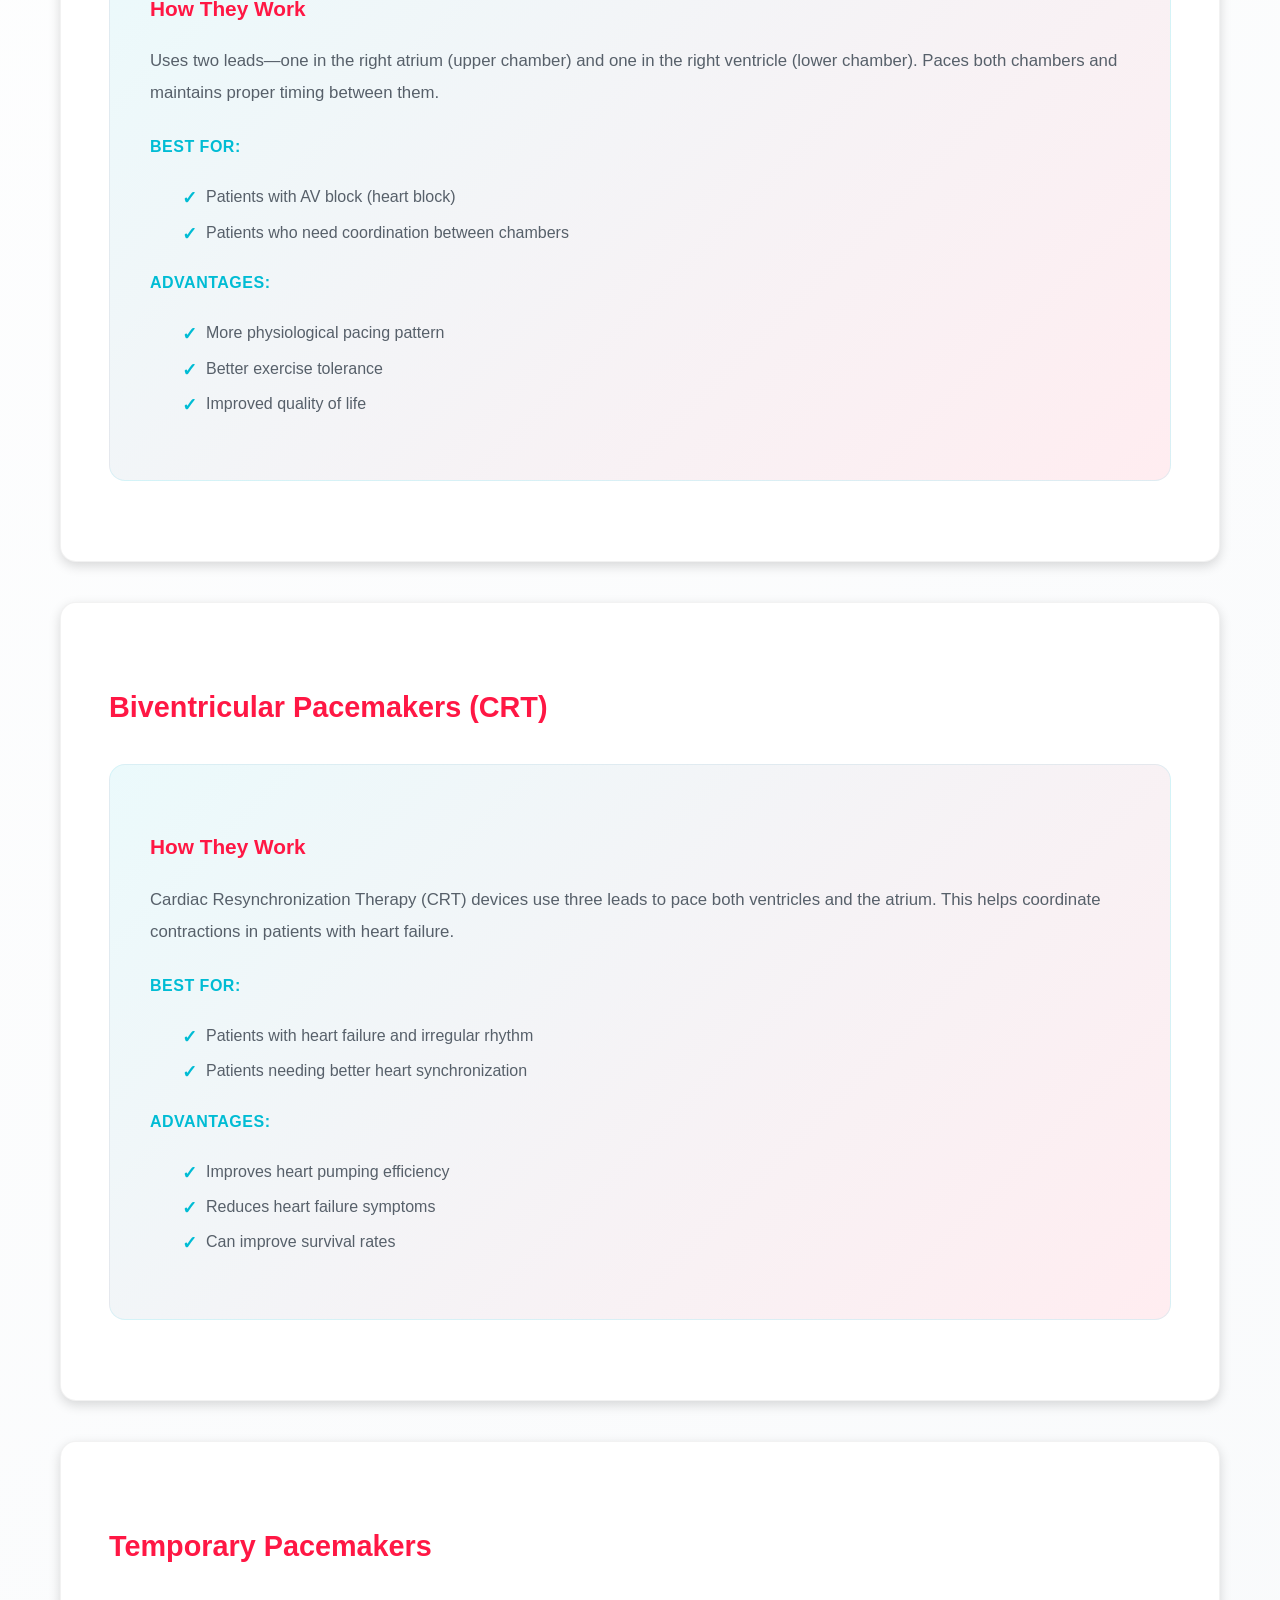
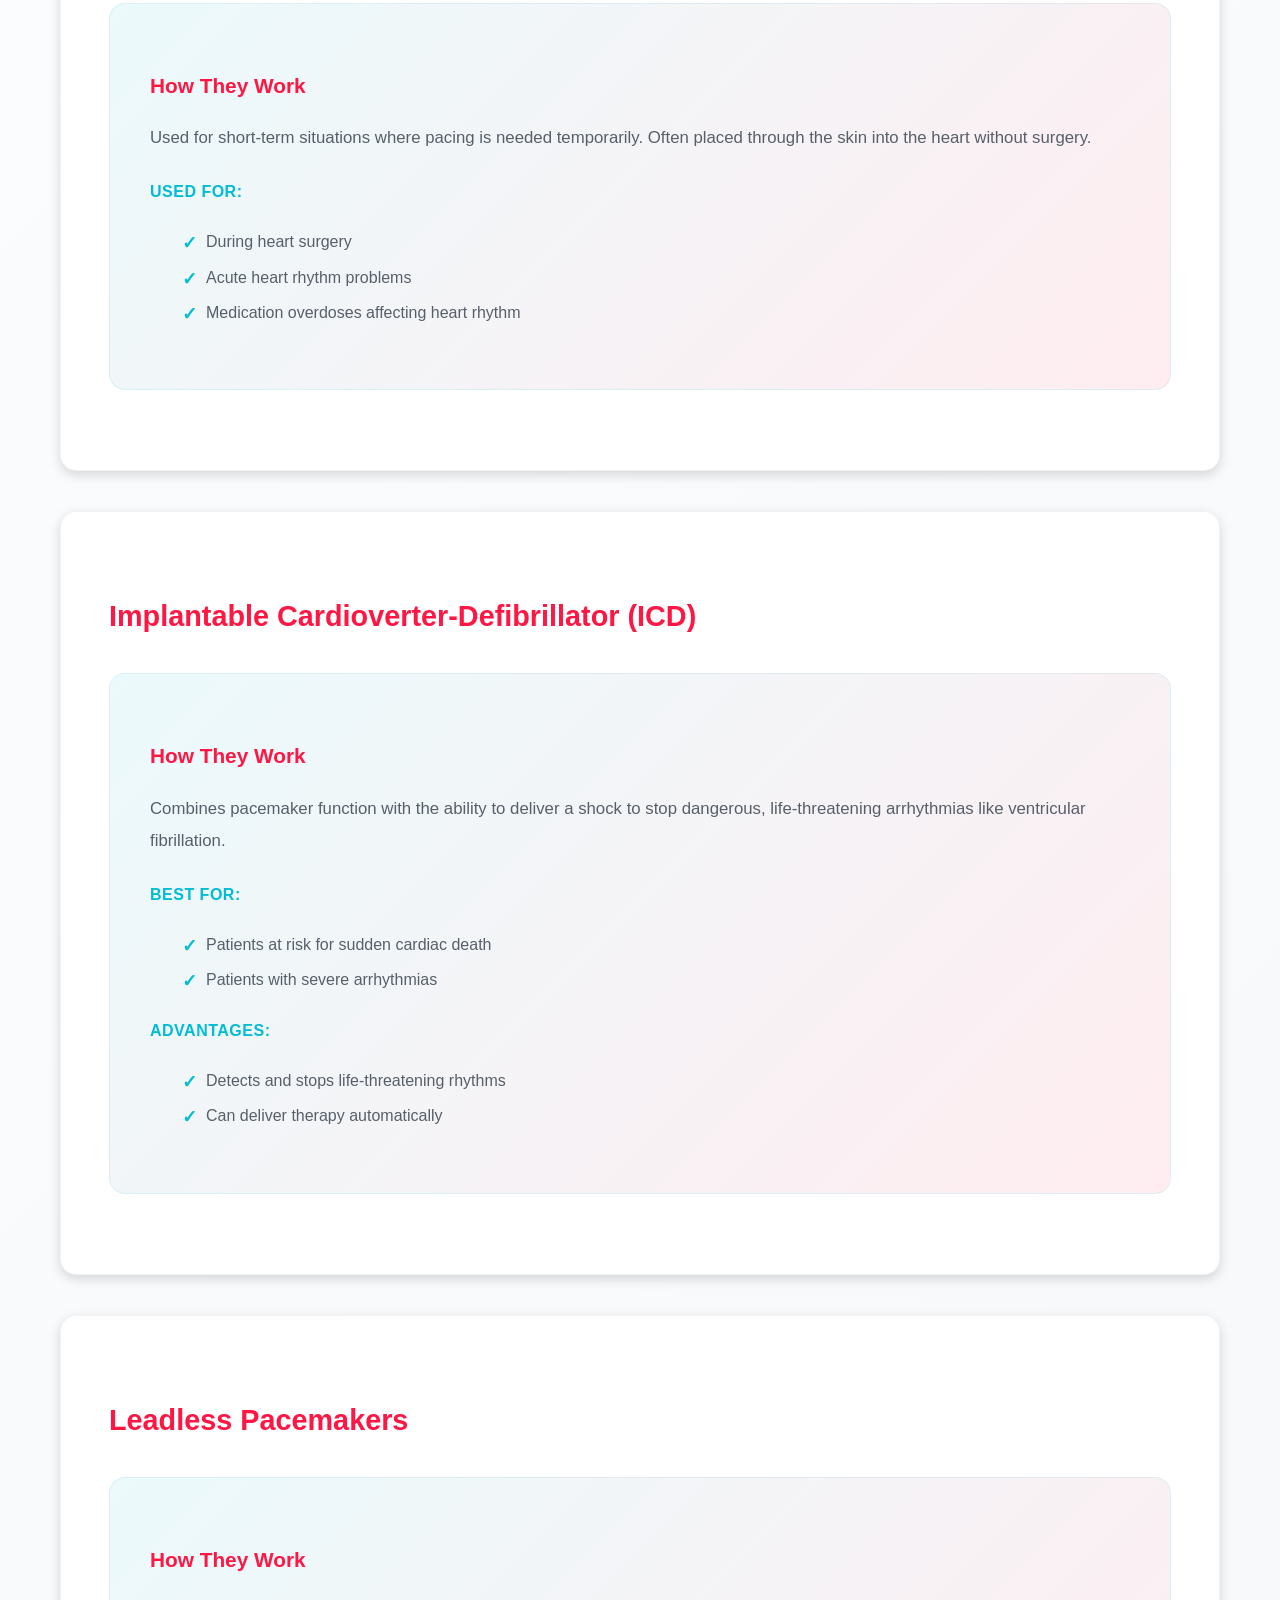
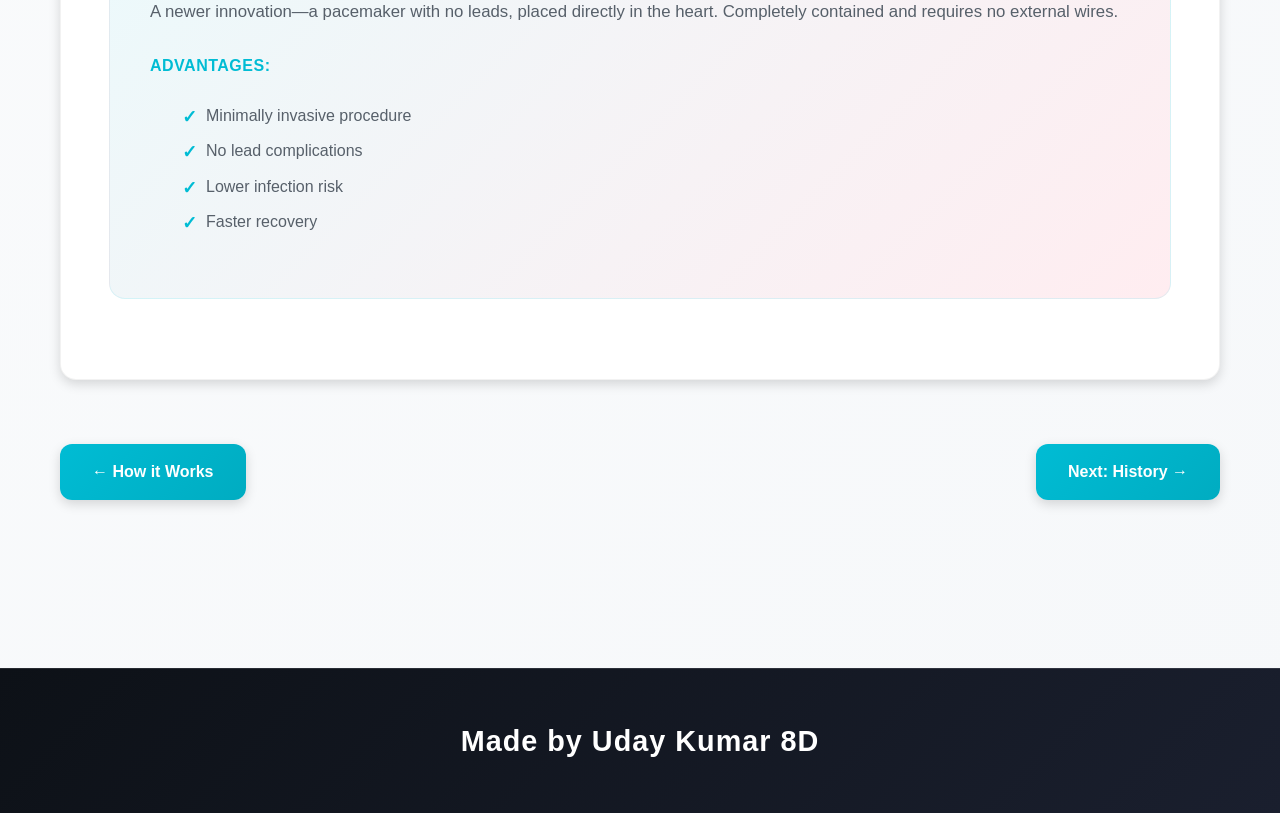
<file: types.html>
<!DOCTYPE html>
<html lang="en">
<head>
    <meta charset="UTF-8">
    <meta name="viewport" content="width=device-width, initial-scale=1.0">
    <title>Types of Pacemakers | Pacemaker</title>
    <link rel="stylesheet" href="styles.css">
</head>
<body>
    <nav class="navbar">
        <div class="container">
            <div class="logo">❤️ Pacemaker</div>
            <ul class="nav-links">
                <li><a href="index.html">Home</a></li>
                <li><a href="what.html">What is it?</a></li>
                <li><a href="how.html">How it Works</a></li>
                <li><a href="types.html" class="active">Types</a></li>
                <li><a href="history.html">History</a></li>
                <li><a href="future.html">Future</a></li>
            </ul>
        </div>
    </nav>

    <main class="container page-content">
        <h1>Types of Pacemakers</h1>

        <section class="content-section">
            <h2>Overview</h2>
            <p>Pacemakers come in different types, each designed for specific heart conditions and patient needs. The choice depends on the type of arrhythmia and how much pacing support is required.</p>
        </section>

        <section class="content-section">
            <h2>Single-Chamber Pacemakers</h2>
            <div class="type-card">
                <h3>How They Work</h3>
                <p>Uses one lead, typically placed in the right ventricle (lower chamber). It paces only the lower chamber of the heart.</p>
                <h4>Best For:</h4>
                <ul>
                    <li>Patients with bradycardia (slow heart rate)</li>
                    <li>Patients who don't need atrial pacing</li>
                </ul>
                <h4>Advantages:</h4>
                <ul>
                    <li>Simpler procedure</li>
                    <li>Lower cost</li>
                    <li>Fewer complications</li>
                </ul>
            </div>
        </section>

        <section class="content-section">
            <h2>Dual-Chamber Pacemakers</h2>
            <div class="type-card">
                <h3>How They Work</h3>
                <p>Uses two leads—one in the right atrium (upper chamber) and one in the right ventricle (lower chamber). Paces both chambers and maintains proper timing between them.</p>
                <h4>Best For:</h4>
                <ul>
                    <li>Patients with AV block (heart block)</li>
                    <li>Patients who need coordination between chambers</li>
                </ul>
                <h4>Advantages:</h4>
                <ul>
                    <li>More physiological pacing pattern</li>
                    <li>Better exercise tolerance</li>
                    <li>Improved quality of life</li>
                </ul>
            </div>
        </section>

        <section class="content-section">
            <h2>Biventricular Pacemakers (CRT)</h2>
            <div class="type-card">
                <h3>How They Work</h3>
                <p>Cardiac Resynchronization Therapy (CRT) devices use three leads to pace both ventricles and the atrium. This helps coordinate contractions in patients with heart failure.</p>
                <h4>Best For:</h4>
                <ul>
                    <li>Patients with heart failure and irregular rhythm</li>
                    <li>Patients needing better heart synchronization</li>
                </ul>
                <h4>Advantages:</h4>
                <ul>
                    <li>Improves heart pumping efficiency</li>
                    <li>Reduces heart failure symptoms</li>
                    <li>Can improve survival rates</li>
                </ul>
            </div>
        </section>

        <section class="content-section">
            <h2>Temporary Pacemakers</h2>
            <div class="type-card">
                <h3>How They Work</h3>
                <p>Used for short-term situations where pacing is needed temporarily. Often placed through the skin into the heart without surgery.</p>
                <h4>Used For:</h4>
                <ul>
                    <li>During heart surgery</li>
                    <li>Acute heart rhythm problems</li>
                    <li>Medication overdoses affecting heart rhythm</li>
                </ul>
            </div>
        </section>

        <section class="content-section">
            <h2>Implantable Cardioverter-Defibrillator (ICD)</h2>
            <div class="type-card">
                <h3>How They Work</h3>
                <p>Combines pacemaker function with the ability to deliver a shock to stop dangerous, life-threatening arrhythmias like ventricular fibrillation.</p>
                <h4>Best For:</h4>
                <ul>
                    <li>Patients at risk for sudden cardiac death</li>
                    <li>Patients with severe arrhythmias</li>
                </ul>
                <h4>Advantages:</h4>
                <ul>
                    <li>Detects and stops life-threatening rhythms</li>
                    <li>Can deliver therapy automatically</li>
                </ul>
            </div>
        </section>

        <section class="content-section">
            <h2>Leadless Pacemakers</h2>
            <div class="type-card">
                <h3>How They Work</h3>
                <p>A newer innovation—a pacemaker with no leads, placed directly in the heart. Completely contained and requires no external wires.</p>
                <h4>Advantages:</h4>
                <ul>
                    <li>Minimally invasive procedure</li>
                    <li>No lead complications</li>
                    <li>Lower infection risk</li>
                    <li>Faster recovery</li>
                </ul>
            </div>
        </section>

        <div class="nav-buttons">
            <a href="how.html" class="btn">← How it Works</a>
            <a href="history.html" class="btn">Next: History →</a>
        </div>
    </main>

    <footer class="footer">
        <div class="container">
            <p style="font-size: 1.8rem; font-weight: 800; letter-spacing: 1px;">Made by Uday Kumar 8D</p>
        </div>
    </footer>

    <script src="script.js"></script>
</body>
</html>
</file>
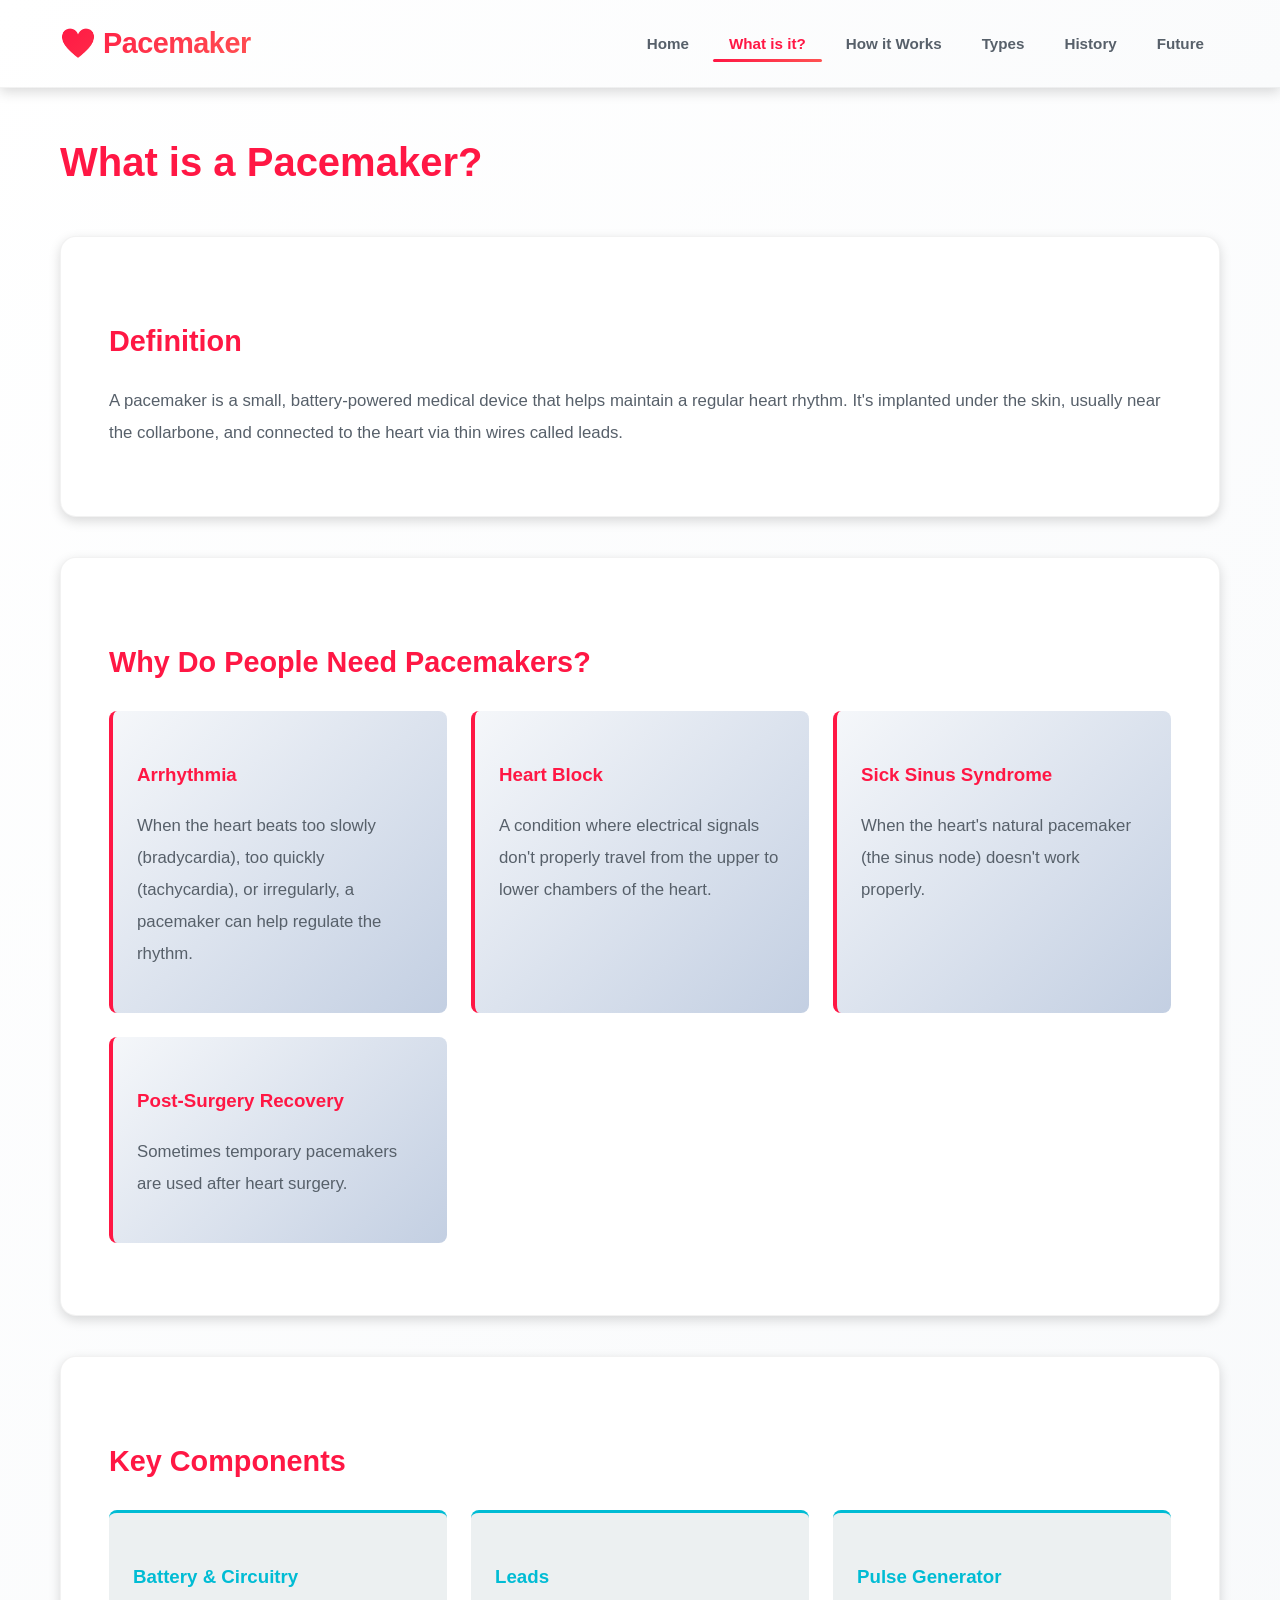
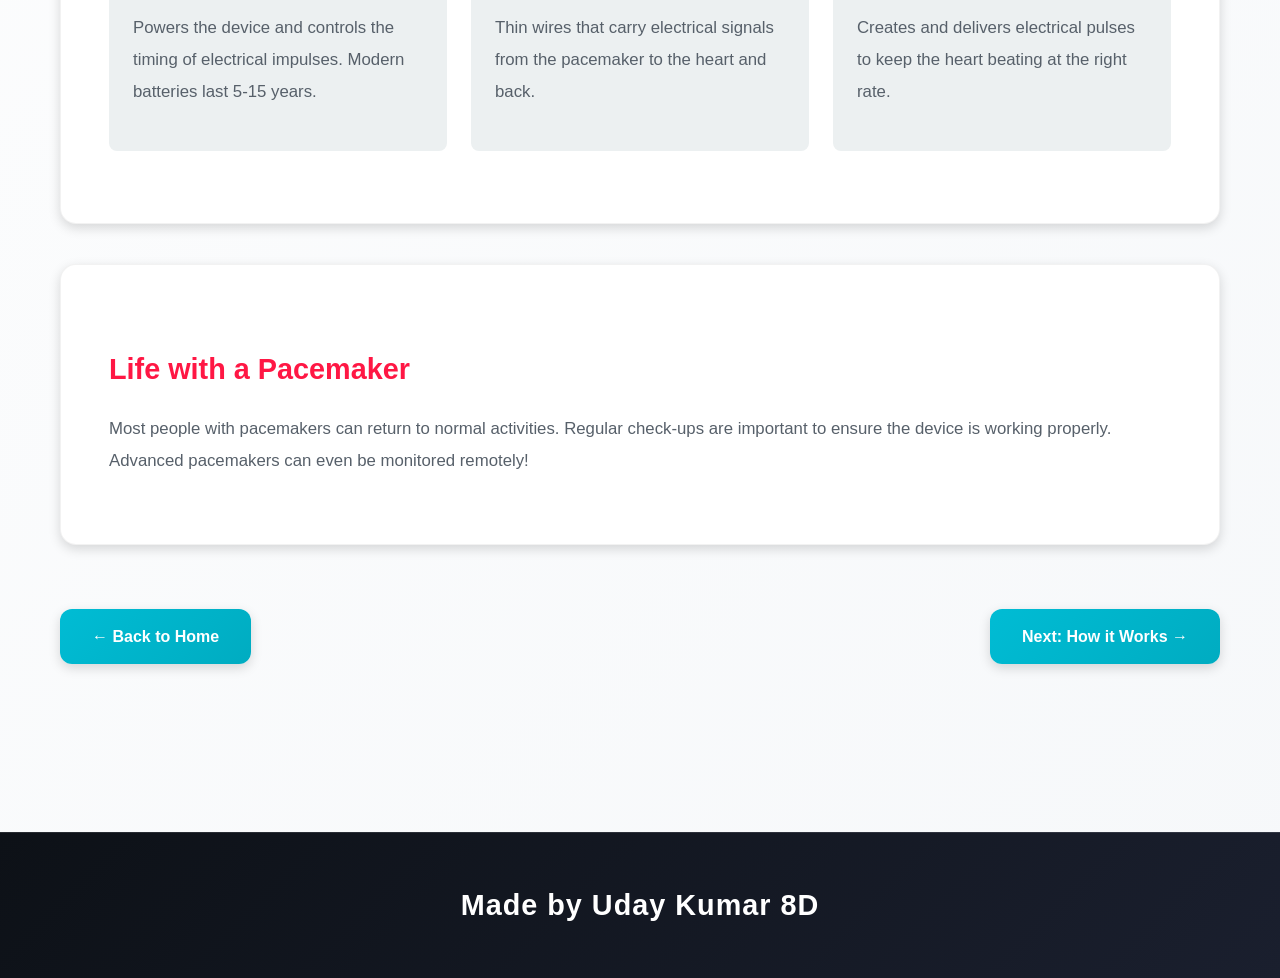
<file: what.html>
<!DOCTYPE html>
<html lang="en">
<head>
    <meta charset="UTF-8">
    <meta name="viewport" content="width=device-width, initial-scale=1.0">
    <title>What is a Pacemaker? | Pacemaker Hub</title>
    <link rel="stylesheet" href="styles.css">
</head>
<body>
    <nav class="navbar">
        <div class="container">
            <div class="logo">❤️ Pacemaker</div>
            <ul class="nav-links">
                <li><a href="index.html">Home</a></li>
                <li><a href="what.html" class="active">What is it?</a></li>
                <li><a href="how.html">How it Works</a></li>
                <li><a href="types.html">Types</a></li>
                <li><a href="history.html">History</a></li>
                <li><a href="future.html">Future</a></li>
            </ul>
        </div>
    </nav>

    <main class="container page-content">
        <h1>What is a Pacemaker?</h1>

        <section class="content-section">
            <h2>Definition</h2>
            <p>A pacemaker is a small, battery-powered medical device that helps maintain a regular heart rhythm. It's implanted under the skin, usually near the collarbone, and connected to the heart via thin wires called leads.</p>
        </section>

        <section class="content-section">
            <h2>Why Do People Need Pacemakers?</h2>
            <div class="reason-list">
                <div class="reason">
                    <h3>Arrhythmia</h3>
                    <p>When the heart beats too slowly (bradycardia), too quickly (tachycardia), or irregularly, a pacemaker can help regulate the rhythm.</p>
                </div>
                <div class="reason">
                    <h3>Heart Block</h3>
                    <p>A condition where electrical signals don't properly travel from the upper to lower chambers of the heart.</p>
                </div>
                <div class="reason">
                    <h3>Sick Sinus Syndrome</h3>
                    <p>When the heart's natural pacemaker (the sinus node) doesn't work properly.</p>
                </div>
                <div class="reason">
                    <h3>Post-Surgery Recovery</h3>
                    <p>Sometimes temporary pacemakers are used after heart surgery.</p>
                </div>
            </div>
        </section>

        <section class="content-section">
            <h2>Key Components</h2>
            <div class="components">
                <div class="component">
                    <h3>Battery & Circuitry</h3>
                    <p>Powers the device and controls the timing of electrical impulses. Modern batteries last 5-15 years.</p>
                </div>
                <div class="component">
                    <h3>Leads</h3>
                    <p>Thin wires that carry electrical signals from the pacemaker to the heart and back.</p>
                </div>
                <div class="component">
                    <h3>Pulse Generator</h3>
                    <p>Creates and delivers electrical pulses to keep the heart beating at the right rate.</p>
                </div>
            </div>
        </section>

        <section class="content-section">
            <h2>Life with a Pacemaker</h2>
            <p>Most people with pacemakers can return to normal activities. Regular check-ups are important to ensure the device is working properly. Advanced pacemakers can even be monitored remotely!</p>
        </section>

        <div class="nav-buttons">
            <a href="index.html" class="btn">← Back to Home</a>
            <a href="how.html" class="btn">Next: How it Works →</a>
        </div>
    </main>

    <footer class="footer">
        <div class="container">
            <p style="font-size: 1.8rem; font-weight: 800; letter-spacing: 1px;">Made by Uday Kumar 8D</p>
        </div>
    </footer>

    <script src="script.js"></script>
</body>
</html>
</file>
<file: styles.css>
* {
    margin: 0;
    padding: 0;
    box-sizing: border-box;
}

:root {
    --primary-color: #FF1744;
    --primary-dark: #D32F2F;
    --primary-light: #FF5252;
    --secondary-color: #00BCD4;
    --accent-color: #FFD600;
    --text-dark: #0D1117;
    --text-light: #57606A;
    --text-gray: #8B949E;
    --bg-light: #F6F8FA;
    --bg-darker: #0D1117;
    --white: #FFFFFF;
    --shadow-sm: 0 1px 3px rgba(0, 0, 0, 0.12);
    --shadow-md: 0 4px 12px rgba(0, 0, 0, 0.15);
    --shadow-lg: 0 12px 32px rgba(0, 0, 0, 0.2);
    --shadow-xl: 0 20px 48px rgba(0, 0, 0, 0.25);
}

body {
    font-family: -apple-system, BlinkMacSystemFont, 'Segoe UI', 'Roboto', 'Oxygen', 'Ubuntu', 'Cantarell', 'Fira Sans', 'Droid Sans', 'Helvetica Neue', sans-serif;
    line-height: 1.7;
    color: var(--text-dark);
    background: linear-gradient(135deg, #FFFFFF 0%, #F6F8FA 100%);
    font-weight: 400;
}

.container {
    max-width: 1200px;
    margin: 0 auto;
    padding: 0 20px;
}

/* Navbar */
.navbar {
    background: linear-gradient(135deg, var(--white) 0%, #FAFBFC 100%);
    box-shadow: var(--shadow-md);
    position: sticky;
    top: 0;
    z-index: 100;
    backdrop-filter: blur(10px);
    border-bottom: 1px solid rgba(0, 0, 0, 0.05);
}

.navbar .container {
    display: flex;
    justify-content: space-between;
    align-items: center;
    padding: 1.2rem 20px;
    gap: 3rem;
}

.logo {
    font-size: 1.8rem;
    font-weight: 800;
    background: linear-gradient(135deg, var(--primary-color) 0%, var(--primary-light) 100%);
    -webkit-background-clip: text;
    -webkit-text-fill-color: transparent;
    background-clip: text;
    letter-spacing: -0.5px;
    white-space: nowrap;
}

.nav-links {
    display: flex;
    list-style: none;
    gap: 0.5rem;
    align-items: center;
}

.nav-links a {
    text-decoration: none;
    color: var(--text-light);
    font-weight: 600;
    font-size: 0.95rem;
    padding: 0.6rem 1rem;
    border-radius: 8px;
    transition: all 0.3s cubic-bezier(0.4, 0, 0.2, 1);
    position: relative;
}

.nav-links a::after {
    content: '';
    position: absolute;
    bottom: 0;
    left: 0;
    width: 0;
    height: 3px;
    background: linear-gradient(90deg, var(--primary-color), var(--primary-light));
    border-radius: 2px;
    transition: width 0.3s ease;
}

.nav-links a:hover {
    color: var(--primary-color);
    background: rgba(255, 23, 68, 0.05);
}

.nav-links a:hover::after,
.nav-links a.active::after {
    width: 100%;
}

.nav-links a.active {
    color: var(--primary-color);
}

/* Hero Section */
.hero {
    background: linear-gradient(135deg, #FF1744 0%, #FF5252 50%, #00BCD4 100%);
    background-size: 400% 400%;
    animation: gradientShift 15s ease infinite;
    color: var(--white);
    padding: 140px 20px 100px;
    text-align: center;
    position: relative;
    overflow: hidden;
}

.hero::before {
    content: '';
    position: absolute;
    top: 0;
    left: 0;
    right: 0;
    bottom: 0;
    background: radial-gradient(circle at 20% 50%, rgba(255, 255, 255, 0.1) 0%, transparent 50%),
                radial-gradient(circle at 80% 80%, rgba(0, 0, 0, 0.1) 0%, transparent 50%);
    pointer-events: none;
}

.hero-content {
    position: relative;
    z-index: 1;
}

.hero-content h1 {
    font-size: 3.5rem;
    margin-bottom: 1.2rem;
    animation: fadeInDown 1s cubic-bezier(0.4, 0, 0.2, 1);
    font-weight: 900;
    letter-spacing: -1px;
    line-height: 1.1;
}

.hero-content p {
    font-size: 1.4rem;
    margin-bottom: 2.5rem;
    animation: fadeInUp 1s cubic-bezier(0.4, 0, 0.2, 1) 0.2s both;
    font-weight: 300;
    letter-spacing: 0.5px;
}

.cta-button {
    display: inline-block;
    background-color: var(--white);
    color: var(--primary-color);
    padding: 14px 36px;
    border-radius: 12px;
    text-decoration: none;
    font-weight: 700;
    font-size: 1.05rem;
    transition: all 0.3s cubic-bezier(0.4, 0, 0.2, 1);
    box-shadow: 0 8px 24px rgba(0, 0, 0, 0.15);
    animation: fadeInUp 1s cubic-bezier(0.4, 0, 0.2, 1) 0.4s both;
    border: none;
    cursor: pointer;
}

.cta-button:hover {
    transform: translateY(-4px);
    box-shadow: 0 12px 32px rgba(0, 0, 0, 0.25);
    background: rgba(255, 255, 255, 0.95);
}

/* Main Content */
main {
    padding: 60px 20px;
}

.page-content {
    padding: 40px 20px;
}

.page-content h1 {
    color: var(--primary-color);
    margin-bottom: 2rem;
    font-size: 2.5rem;
}

h2 {
    color: var(--primary-color);
    margin: 2rem 0 1rem 0;
    font-size: 1.8rem;
}

h3 {
    color: var(--secondary-color);
    margin: 1.5rem 0 0.5rem 0;
}

.intro h2 {
    text-align: center;
    margin-bottom: 2rem;
}

.intro p {
    text-align: center;
    color: var(--text-light);
    margin-bottom: 3rem;
    font-size: 1.1rem;
}

/* Cards Grid */
.cards-grid {
    display: grid;
    grid-template-columns: repeat(auto-fit, minmax(300px, 1fr));
    gap: 2rem;
    margin: 3rem 0;
}

.card {
    background: var(--white);
    padding: 2.5rem;
    border-radius: 16px;
    box-shadow: var(--shadow-md);
    transition: all 0.3s cubic-bezier(0.4, 0, 0.2, 1);
    border: 1px solid rgba(0, 0, 0, 0.05);
    position: relative;
    overflow: hidden;
}

.card::before {
    content: '';
    position: absolute;
    top: 0;
    left: -100%;
    width: 100%;
    height: 3px;
    background: linear-gradient(90deg, var(--primary-color), var(--secondary-color));
    transition: left 0.3s ease;
}

.card:hover {
    transform: translateY(-8px);
    box-shadow: var(--shadow-lg);
    border-color: rgba(255, 23, 68, 0.1);
}

.card:hover::before {
    left: 0;
}

.card h3 {
    margin-bottom: 1rem;
    color: var(--primary-color);
    font-size: 1.3rem;
    font-weight: 700;
}

.card p {
    color: var(--text-light);
    margin-bottom: 1.5rem;
    line-height: 1.6;
}

.card a {
    color: var(--secondary-color);
    text-decoration: none;
    font-weight: 700;
    transition: all 0.3s ease;
    display: inline-block;
    font-size: 0.95rem;
}

.card a:hover {
    color: var(--primary-color);
    transform: translateX(4px);
}

/* Facts Section */
.info-section {
    background: linear-gradient(135deg, var(--primary-color) 0%, var(--primary-light) 100%);
    padding: 4rem;
    border-radius: 20px;
    margin-top: 4rem;
    position: relative;
    overflow: hidden;
}

.info-section::before {
    content: '';
    position: absolute;
    top: -50%;
    right: -50%;
    width: 600px;
    height: 600px;
    background: radial-gradient(circle, rgba(255, 255, 255, 0.1) 0%, transparent 70%);
    border-radius: 50%;
    pointer-events: none;
}

.info-section h2 {
    text-align: center;
    margin-bottom: 3rem;
    color: var(--white);
    position: relative;
    z-index: 1;
    font-size: 2.2rem;
    font-weight: 800;
}

.facts {
    display: grid;
    grid-template-columns: repeat(auto-fit, minmax(250px, 1fr));
    gap: 2rem;
    position: relative;
    z-index: 1;
}

.fact-item {
    text-align: center;
    padding: 2.5rem;
    background: rgba(255, 255, 255, 0.95);
    border-radius: 16px;
    box-shadow: 0 8px 24px rgba(0, 0, 0, 0.1);
    transition: all 0.3s cubic-bezier(0.4, 0, 0.2, 1);
    border: 1px solid rgba(255, 255, 255, 0.3);
}

.fact-item:hover {
    transform: translateY(-8px);
    box-shadow: 0 12px 32px rgba(0, 0, 0, 0.15);
}

.fact-number {
    display: block;
    font-size: 2.8rem;
    font-weight: 900;
    background: linear-gradient(135deg, var(--primary-color), var(--secondary-color));
    -webkit-background-clip: text;
    -webkit-text-fill-color: transparent;
    background-clip: text;
    margin-bottom: 0.8rem;
}

.fact-label {
    display: block;
    color: var(--text-light);
    font-weight: 600;
    font-size: 0.95rem;
    line-height: 1.5;
}

/* Content Sections */
.content-section {
    background: var(--white);
    padding: 3rem;
    margin: 2.5rem 0;
    border-radius: 16px;
    box-shadow: var(--shadow-md);
    border: 1px solid rgba(0, 0, 0, 0.05);
    transition: all 0.3s ease;
}

.content-section:hover {
    box-shadow: var(--shadow-lg);
}

.content-section p {
    color: var(--text-light);
    margin: 1.2rem 0;
    line-height: 1.9;
    font-size: 1.05rem;
}

.content-section ul {
    margin: 1.5rem 0 1.5rem 2rem;
    color: var(--text-light);
    list-style: none;
}

.content-section li {
    margin: 0.8rem 0;
    padding-left: 1.5rem;
    position: relative;
    line-height: 1.7;
}

.content-section li::before {
    content: '▹';
    position: absolute;
    left: 0;
    color: var(--primary-color);
    font-size: 1.2rem;
    font-weight: bold;
}

/* Reason List */
.reason-list {
    display: grid;
    grid-template-columns: repeat(auto-fit, minmax(250px, 1fr));
    gap: 1.5rem;
    margin: 1.5rem 0;
}

.reason {
    background: linear-gradient(135deg, #f5f7fa 0%, #c3cfe2 100%);
    padding: 1.5rem;
    border-radius: 8px;
    border-left: 4px solid var(--primary-color);
}

.reason h3 {
    color: var(--primary-color);
    margin-bottom: 0.5rem;
}

/* Components Section */
.components {
    display: grid;
    grid-template-columns: repeat(auto-fit, minmax(250px, 1fr));
    gap: 1.5rem;
    margin: 1.5rem 0;
}

.component {
    background: #ecf0f1;
    padding: 1.5rem;
    border-radius: 8px;
    border-top: 3px solid var(--secondary-color);
}

.component h3 {
    color: var(--secondary-color);
    margin-bottom: 0.5rem;
}

/* Step by Step */
.step-by-step {
    display: grid;
    grid-template-columns: repeat(auto-fit, minmax(220px, 1fr));
    gap: 2rem;
    margin: 2.5rem 0;
}

.step {
    background: linear-gradient(135deg, var(--secondary-color) 0%, #0097A7 100%);
    color: var(--white);
    padding: 2.5rem 2rem;
    border-radius: 16px;
    text-align: center;
    transition: all 0.3s cubic-bezier(0.4, 0, 0.2, 1);
    position: relative;
    overflow: hidden;
    box-shadow: var(--shadow-md);
}

.step::before {
    content: '';
    position: absolute;
    top: -50%;
    right: -50%;
    width: 300px;
    height: 300px;
    background: radial-gradient(circle, rgba(255, 255, 255, 0.1) 0%, transparent 70%);
    border-radius: 50%;
}

.step:hover {
    transform: translateY(-8px);
    box-shadow: var(--shadow-lg);
}

.step-number {
    display: inline-flex;
    align-items: center;
    justify-content: center;
    width: 60px;
    height: 60px;
    background: rgba(255, 255, 255, 0.25);
    color: var(--white);
    border-radius: 50%;
    font-weight: 900;
    font-size: 1.8rem;
    margin-bottom: 1.2rem;
    position: relative;
    z-index: 1;
    border: 2px solid rgba(255, 255, 255, 0.3);
}

.step h3 {
    color: var(--white);
    margin-bottom: 0.8rem;
    font-weight: 700;
    font-size: 1.2rem;
    position: relative;
    z-index: 1;
}

.step p {
    color: rgba(255, 255, 255, 0.95);
    position: relative;
    z-index: 1;
    line-height: 1.6;
}

/* Settings List */
.settings-list {
    background: var(--bg-light);
    padding: 1.5rem;
    border-radius: 8px;
    margin: 1rem 0;
}

.settings-list li {
    margin: 0.8rem 0;
    line-height: 1.6;
}

/* Type Cards */
.type-card {
    background: linear-gradient(135deg, rgba(0, 188, 212, 0.08) 0%, rgba(255, 23, 68, 0.08) 100%);
    padding: 2.5rem;
    margin: 2rem 0;
    border-radius: 16px;
    border-left: 5px solid var(--primary-color);
    transition: all 0.3s cubic-bezier(0.4, 0, 0.2, 1);
    backdrop-filter: blur(10px);
    border: 1px solid rgba(0, 188, 212, 0.1);
}

.type-card:hover {
    transform: translateX(8px);
    box-shadow: var(--shadow-md);
}

.type-card h3 {
    color: var(--primary-color);
    margin-bottom: 1.2rem;
    font-size: 1.3rem;
    font-weight: 700;
}

.type-card h4 {
    color: var(--secondary-color);
    margin-top: 1.5rem;
    margin-bottom: 0.8rem;
    font-size: 1rem;
    font-weight: 700;
    text-transform: uppercase;
    letter-spacing: 0.5px;
}

.type-card ul {
    margin-left: 2rem;
    color: var(--text-light);
    list-style: none;
}

.type-card li {
    margin: 0.6rem 0;
    padding-left: 1.5rem;
    position: relative;
    line-height: 1.6;
}

.type-card li::before {
    content: '✓';
    position: absolute;
    left: 0;
    color: var(--secondary-color);
    font-weight: bold;
    font-size: 1.1rem;
}

/* Timeline */
.timeline-item {
    background: var(--bg-light);
    padding: 1.5rem;
    margin: 1.5rem 0;
    border-radius: 8px;
    border-left: 4px solid var(--primary-color);
}

.timeline-item h3 {
    color: var(--primary-color);
    margin-bottom: 0.5rem;
}

.timeline-item strong {
    color: var(--text-dark);
}

/* Timeline Table */
.timeline-table {
    width: 100%;
    border-collapse: collapse;
    margin: 1.5rem 0;
    background: var(--white);
    border-radius: 8px;
    overflow: hidden;
    box-shadow: var(--shadow);
}

.timeline-table th {
    background: var(--primary-color);
    color: var(--white);
    padding: 1rem;
    text-align: left;
    font-weight: bold;
}

.timeline-table td {
    padding: 1rem;
    border-bottom: 1px solid #ddd;
}

.timeline-table tr:hover {
    background: #f5f5f5;
}

/* Future Cards */
.future-card {
    background: linear-gradient(135deg, #f5f7fa 0%, #c3cfe2 100%);
    padding: 2rem;
    margin: 1.5rem 0;
    border-radius: 10px;
    border-left: 5px solid var(--secondary-color);
}

.future-card h3 {
    color: var(--secondary-color);
    margin-bottom: 1rem;
}

.future-card h4 {
    color: var(--text-dark);
    margin-top: 1rem;
    margin-bottom: 0.5rem;
    font-weight: bold;
}

/* Future Timeline */
.future-timeline {
    display: grid;
    grid-template-columns: repeat(auto-fit, minmax(250px, 1fr));
    gap: 1.5rem;
    margin: 1.5rem 0;
}

.timeline-phase {
    background: linear-gradient(135deg, var(--secondary-color) 0%, #2980b9 100%);
    color: var(--white);
    padding: 2rem;
    border-radius: 10px;
    text-align: center;
}

.timeline-phase h3 {
    color: var(--white);
    font-size: 1.5rem;
    margin-bottom: 1rem;
}

.timeline-phase p {
    color: rgba(255, 255, 255, 0.95);
    line-height: 1.8;
}

/* Navigation Buttons */
.nav-buttons {
    display: flex;
    gap: 1.5rem;
    justify-content: space-between;
    margin: 4rem 0 3rem;
    flex-wrap: wrap;
}

.btn {
    display: inline-block;
    padding: 14px 32px;
    background: linear-gradient(135deg, var(--secondary-color), #00ACC1);
    color: var(--white);
    text-decoration: none;
    border-radius: 12px;
    font-weight: 700;
    transition: all 0.3s cubic-bezier(0.4, 0, 0.2, 1);
    box-shadow: var(--shadow-md);
    border: none;
    cursor: pointer;
    font-size: 1rem;
}

.btn:hover {
    background: linear-gradient(135deg, var(--primary-color), var(--primary-light));
    transform: translateY(-4px);
    box-shadow: var(--shadow-lg);
}

/* Footer */
.footer {
    background: linear-gradient(135deg, var(--text-dark) 0%, #1a1f2e 100%);
    color: var(--white);
    text-align: center;
    padding: 3rem;
    margin-top: 5rem;
    border-top: 1px solid rgba(255, 255, 255, 0.1);
}

.footer p {
    margin: 0;
    font-weight: 500;
    letter-spacing: 0.3px;
}

/* Animations */
@keyframes fadeInDown {
    from {
        opacity: 0;
        transform: translateY(-30px);
    }
    to {
        opacity: 1;
        transform: translateY(0);
    }
}

@keyframes fadeInUp {
    from {
        opacity: 0;
        transform: translateY(30px);
    }
    to {
        opacity: 1;
        transform: translateY(0);
    }
}

@keyframes gradientShift {
    0% {
        background-position: 0% 50%;
    }
    50% {
        background-position: 100% 50%;
    }
    100% {
        background-position: 0% 50%;
    }
}

@keyframes slideIn {
    from {
        opacity: 0;
        transform: translateX(-20px);
    }
    to {
        opacity: 1;
        transform: translateX(0);
    }
}

@keyframes pulse {
    0%, 100% {
        opacity: 1;
    }
    50% {
        opacity: 0.7;
    }
}

/* Responsive */
@media (max-width: 768px) {
    .navbar .container {
        padding: 1rem 15px;
        gap: 1rem;
    }

    .logo {
        font-size: 1.4rem;
    }

    .nav-links {
        gap: 0.3rem;
        font-size: 0.85rem;
    }

    .nav-links a {
        padding: 0.5rem 0.8rem;
        font-size: 0.85rem;
    }

    .hero {
        padding: 80px 20px 60px;
    }

    .hero-content h1 {
        font-size: 2.2rem;
    }

    .hero-content p {
        font-size: 1.1rem;
    }

    .page-content h1 {
        font-size: 2rem;
    }

    h2 {
        font-size: 1.6rem;
    }

    .cards-grid {
        grid-template-columns: 1fr;
    }

    .nav-buttons {
        flex-direction: column;
    }

    .btn {
        width: 100%;
        text-align: center;
    }

    .info-section {
        padding: 2.5rem;
    }

    .step-by-step {
        grid-template-columns: 1fr;
    }

    main {
        padding: 30px 15px;
    }

    .content-section {
        padding: 2rem;
    }
}

@media (max-width: 480px) {
    .navbar .container {
        flex-direction: column;
        gap: 0.8rem;
    }

    .nav-links {
        flex-direction: column;
        gap: 0.2rem;
        justify-content: center;
    }

    .nav-links a {
        padding: 0.4rem 0.6rem;
        font-size: 0.8rem;
    }

    .hero {
        padding: 60px 15px 50px;
    }

    .hero-content h1 {
        font-size: 1.8rem;
        line-height: 1.2;
    }

    .hero-content p {
        font-size: 0.95rem;
        margin-bottom: 1.5rem;
    }

    .cta-button {
        padding: 12px 28px;
        font-size: 0.95rem;
    }

    .page-content {
        padding: 20px 15px;
    }

    .page-content h1 {
        font-size: 1.6rem;
    }

    h2 {
        font-size: 1.4rem;
        margin: 1.5rem 0 0.8rem;
    }

    h3 {
        font-size: 1.1rem;
    }

    .card {
        padding: 1.8rem;
    }

    .info-section {
        padding: 1.5rem;
        margin-top: 2rem;
    }

    .fact-item {
        padding: 1.5rem;
    }

    .fact-number {
        font-size: 2.2rem;
    }

    .content-section {
        padding: 1.5rem;
        margin: 1.5rem 0;
    }

    .step-by-step {
        gap: 1.5rem;
    }

    .nav-buttons {
        gap: 1rem;
        margin: 2rem 0;
    }

    .btn {
        padding: 12px 20px;
        font-size: 0.9rem;
    }

    main {
        padding: 20px 10px;
    }
}
</file>
